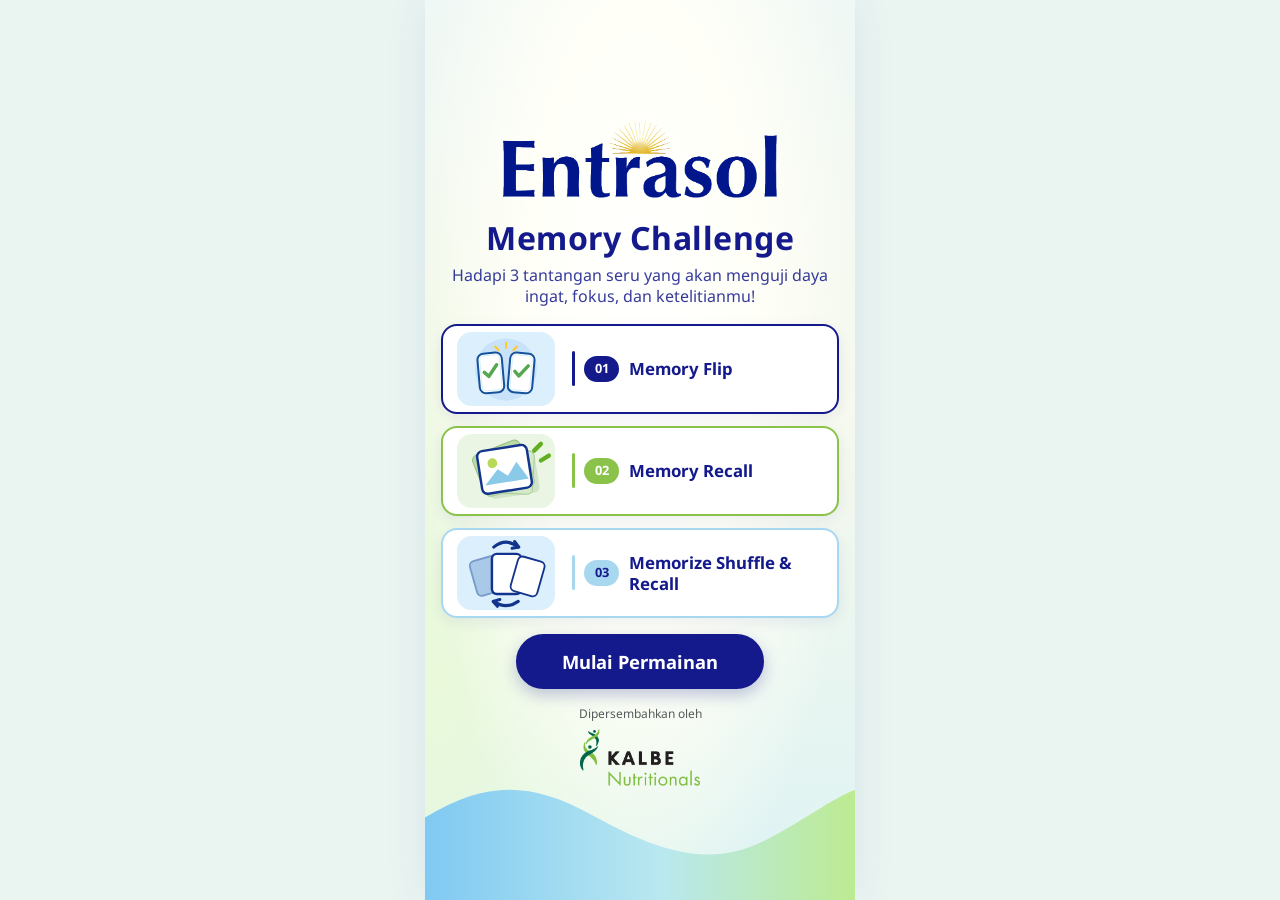
<file: index.html>
<!doctype html>
<html lang="id">
<head>
  <meta charset="UTF-8">
  <meta name="viewport" content="width=device-width, initial-scale=1.0">
  <title>Game Entrasol</title>
  <link rel="stylesheet" href="vendor/bootstrap/bootstrap.min.css">
  <link rel="stylesheet" href="css/style.css">
</head>
<body>
  <main class="home-hero">


    <div class="hero-content">

      <img src="assets/entrasol-text-blue.png" alt="Logo Entrasol" class="brand-logo">

      <h1 class="game-title">Memory Challenge</h1>
      <p class="game-subtitle">Hadapi 3 tantangan seru yang akan menguji daya ingat, fokus, dan ketelitianmu!</p>

      <ul class="game-list list-unstyled">
        <li class="game-item game-item--flip">
          <img class="game-item__icon" src="assets/icon-game-1.svg" alt="Ikon Memory Flip">
          <span class="game-item__sep game-item__sep--flip" aria-hidden="true"></span>
          <span class="game-item__num game-item__num--flip">01</span>
          <span class="game-item__name">Memory Flip</span>
        </li>
        <li class="game-item game-item--recall">
          <img class="game-item__icon" src="assets/icon-game-2.svg" alt="Ikon Memory Recall">
          <span class="game-item__sep game-item__sep--recall" aria-hidden="true"></span>
          <span class="game-item__num game-item__num--recall">02</span>
          <span class="game-item__name">Memory Recall</span>
        </li>
        <li class="game-item game-item--memorize">
          <img class="game-item__icon" src="assets/icon-game-3.svg" alt="Ikon Memorize, Shuffle & Recall">
          <span class="game-item__sep game-item__sep--memorize" aria-hidden="true"></span>
          <span class="game-item__num game-item__num--memorize">03</span>
          <span class="game-item__name">Memorize Shuffle &amp; Recall</span>
        </li>
      </ul>

      <button type="button" id="startBtn" class="btn btn-entrasol hero-start">Mulai Permainan</button>

      <div class="hero-footer">
        <small class="hero-footer__label">Dipersembahkan oleh</small>
        <img src="assets/logo-kalbe.png" alt="Logo Kalbe Nutritionals" class="footer-logo">
      </div>

    </div>
  </main>

  <script src="vendor/bootstrap/bootstrap.bundle.min.js"></script>
  <script src="js/storage.js"></script>
  <script>
  (function () {
    var btn = document.getElementById('startBtn');

    btn.addEventListener('click', function () {
      var done = isSessionDone();
      var doneInThisTab = isSessionDoneInCurrentTab();

      // Sesi sudah selesai di tab yang sama: arahkan ke scan ulang.
      if (done && doneInThisTab) {
        window.location.href = 'scan-ulang.html';
        return;
      }

      // Sesi sudah selesai, tetapi dibuka di tab baru:
      // bersihkan seluruh skor dan progres untuk sesi baru.
      if (done && !doneInThisTab) {
        resetScore();
        clearSessionDone();
        clearResultSnapshot();
      }

      // Jika sesi belum selesai, lanjutkan progres yang tersimpan.
      window.location.href = 'game-1/index.html';
    });
  })();
</script>
</body>
</html>
</file>
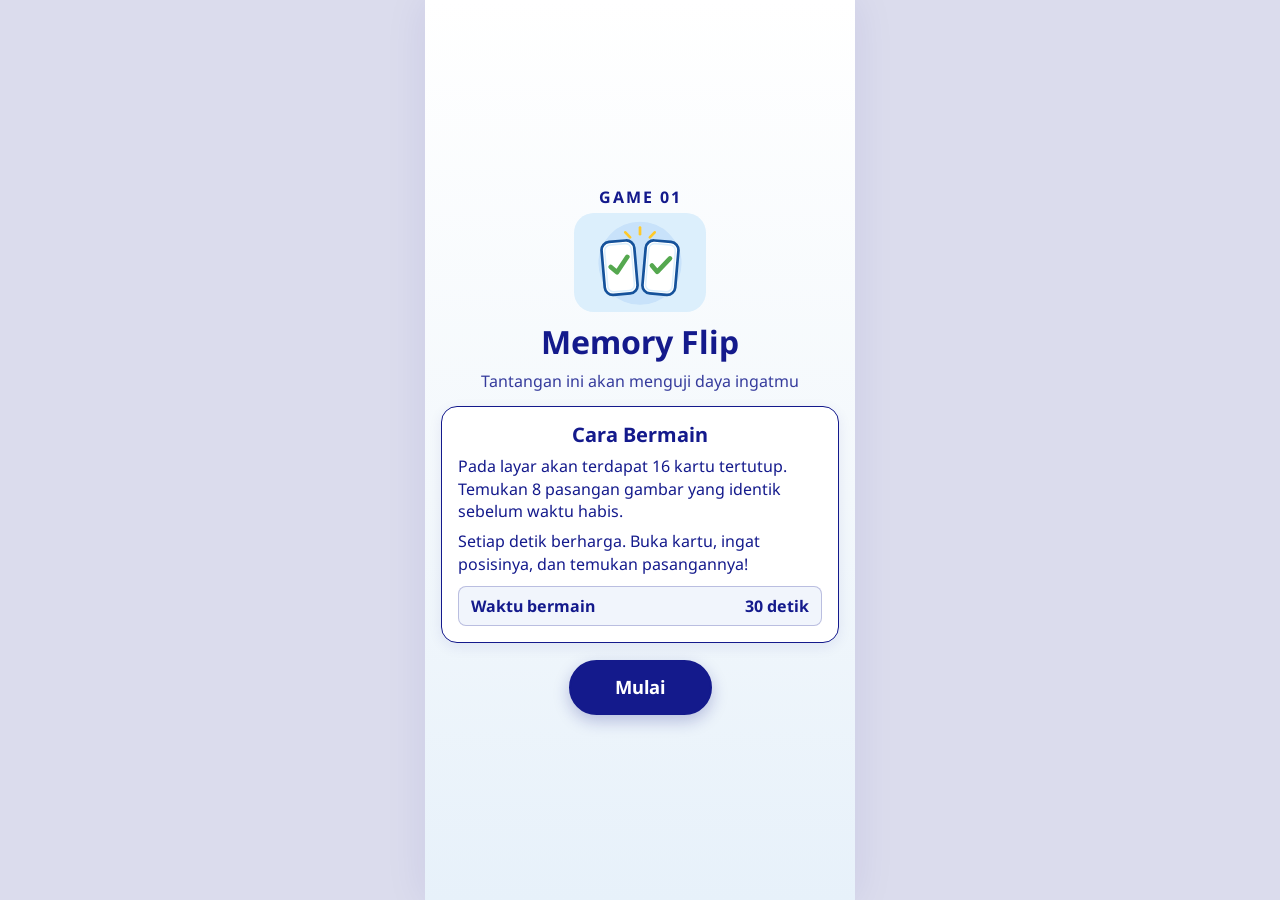
<file: game-1/index.html>
﻿<!doctype html>
<html lang="id">
<head>
  <meta charset="UTF-8">
  <meta name="viewport" content="width=device-width, initial-scale=1.0">
  <title>Memory Flip - Game Entrasol</title>
  <link rel="stylesheet" href="../vendor/bootstrap/bootstrap.min.css">
  <link rel="stylesheet" href="../css/style.css">
</head>
<body class="flip-body">
  <main class="flip-page">

    <section id="introScreen" class="flip-intro">
      <p class="flip-eyebrow">GAME 01</p>
      <img class="flip-icon" src="../assets/icon-game-1.svg" alt="Ikon game Memory Flip">
      <h1 class="flip-title">Memory Flip</h1>
      <p class="flip-subtitle">Tantangan ini akan menguji daya ingatmu</p>
      <div class="flip-instruction">
        <h2 class="flip-instruction__title">Cara Bermain</h2>
        <p>Pada layar akan terdapat 16 kartu tertutup. Temukan 8 pasangan gambar yang identik sebelum waktu habis.</p>
        <p>Setiap detik berharga. Buka kartu, ingat posisinya, dan temukan pasangannya!</p>
        <div class="alert flip-time-alert d-flex justify-content-between" role="note">
          <span>Waktu bermain</span>
          <span>30 detik</span></div>
      </div>
      <button type="button" id="startBtn" class="btn btn-entrasol">Mulai</button>
    </section>

    <section id="countdownScreen" class="flip-countdown" hidden>
      <p class="flip-countdown__label">Bersiap...</p>
      <div id="countdownNumber" class="flip-countdown__number" role="status" aria-live="assertive">3</div>
    </section>

    
<section id="gameScreen" class="flip-game" hidden>

  <div class="flip-game-header">

    <!-- Bagian atas: ikon dan judul -->
    <div class="flip-game-header__top">
      <img
        class="flip-icon flip-icon--game"
        src="../assets/icon-game-1.svg"
        alt="Ikon game Memory Flip"
      >
      <h2 class="flip-game-title">Memory Flip</h2>
    </div>

    <!-- Bagian bawah: waktu, poin, dan progress -->
    <div class="flip-game-header__bottom">

      <div class="flip-hud">
        <span id="timerBox" class="flip-timer">
          <img
            class="flip-timer__icon"
            src="../assets/clock.svg"
            alt=""
            aria-hidden="true"
          >
          <span id="timerText" aria-live="off">30</span>
        </span>

        <span class="flip-score">
          Poin : <span id="scoreText"> 0</span>
        </span>
      </div>

      <div
        class="progress flip-progress"
        role="progressbar"
        aria-label="Sisa waktu"
        aria-valuemin="0"
        aria-valuemax="30"
        aria-valuenow="30"
      >
        <div id="timerBar" class="progress-bar"></div>
      </div>

    </div>
  </div>

  <div id="board" class="flip-board"></div>

</section>


    <section id="resultScreen" class="flip-result" hidden>
      <img class="flip-icon flip-icon--result" src="../assets/icon-game-1.svg" alt="Ikon game Memory Flip">
      <h2 class="flip-result__title">Memory Flip</h2>
      <p class="flip-result__score">
        <span id="resultScore" class="flip-result__number">0</span>
        <span class="flip-result__unit">poin</span>
        <span class="flip-result__max">dari 40</span>
      </p>
      <button type="button" id="continueBtn" class="btn btn-entrasol">Lanjutkan</button>
    </section>

  </main>

  <script src="../vendor/bootstrap/bootstrap.bundle.min.js"></script>
  <script src="../js/storage.js"></script>
  <script src="../js/app.js"></script>
  <script src="game.js"></script>
</body>
</html>
</file>
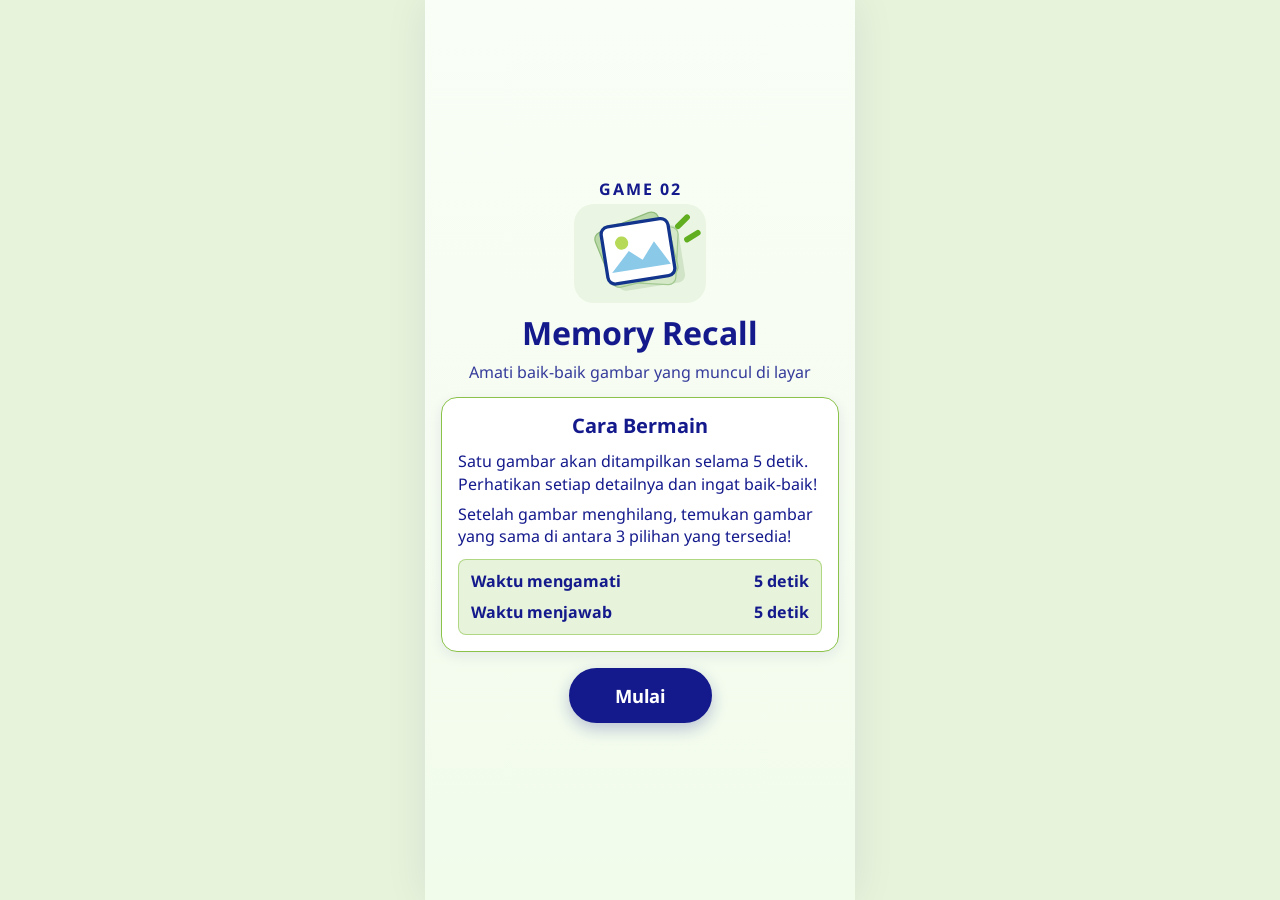
<file: game-2/index.html>
<!doctype html>
<html lang="id">
<head>
  <meta charset="UTF-8">
  <meta name="viewport" content="width=device-width, initial-scale=1.0">
  <title>Memory Recall - Game Entrasol</title>
  <link rel="stylesheet" href="../vendor/bootstrap/bootstrap.min.css">
  <link rel="stylesheet" href="../css/style.css">
</head>
<body class="recall-body">
  <main class="recall-page">

    <section id="introScreen" class="recall-intro">
      <p class="recall-eyebrow">GAME 02</p>
      <img class="recall-icon" src="../assets/icon-game-2.svg" alt="Ikon game Memory Recall">
      <h1 class="recall-title">Memory Recall</h1>
      <p class="recall-subtitle">Amati baik-baik gambar yang muncul di layar</p>
      <div class="recall-instruction">
        <h2 class="recall-instruction__title">Cara Bermain</h2>
        <p>Satu gambar akan ditampilkan selama 5 detik. Perhatikan setiap detailnya dan ingat baik-baik!</p>
        <p>Setelah gambar menghilang, temukan gambar yang sama di antara 3 pilihan yang tersedia!</p>
        <div class="recall-time-alert gap-2" role="note">
          <div class="d-flex justify-content-between">
            <span>Waktu mengamati</span>
            <span>5 detik</span>
          </div>
          <div class="d-flex justify-content-between">
            <span>Waktu menjawab</span> 
            <span>5 detik</span>
          </div>
        </div>
      </div>
      <button type="button" id="startBtn" class="btn btn-entrasol">Mulai</button>
    </section>

    <section id="countdownScreen" class="recall-countdown" hidden>
      <p class="recall-countdown__label">Bersiap...</p>
      <div id="countdownNumber" class="recall-countdown__number" role="status" aria-live="assertive">3</div>
    </section>

    
<section id="gameScreen" class="recall-game" hidden>
  <div class="recall-game-header">
    <div class="recall-game-header__top">
      <img
        class="recall-top-icon"
        src="../assets/icon-game-2.svg"
        alt="Ikon game Memory Recall"
      >
      <h2 class="recall-game-title">Memory Recall</h2>
      <span id="phaseBadge" class="recall-badge" hidden></span>
    </div>

    <div class="recall-game-header__bottom">
      <span id="timerBox" class="recall-timer">
        <img
          class="recall-timer__icon"
          src="../assets/clock.svg"
          alt=""
          aria-hidden="true"
        >
        <span id="timerText" aria-live="off">5</span>
      </span>

      <div
        class="progress recall-progress"
        role="progressbar"
        aria-label="Sisa waktu"
        aria-valuemin="0"
        aria-valuemax="5"
        aria-valuenow="5"
      >
        <div id="timerBar" class="progress-bar"></div>
      </div>
    </div>
  </div>

  <p id="prompt" class="recall-prompt">Perhatikan gambar berikut!</p>
  <div id="stage" class="recall-stage"></div>
</section>


    <section id="resultScreen" class="recall-result" hidden>
      <img class="recall-top-icon" src="../assets/icon-game-2.svg" alt="Ikon game Memory Recall">
      <h2 class="recall-result__title">Memory Recall</h2>
      <img id="resultIcon" class="recall-result__icon" src="assets/checked.png" alt="Jawaban benar">
      <div id="resultChoice" class="recall-result__choice recall-result__choice--empty" role="img" aria-label="Tidak ada gambar yang dipilih"></div>
      <p class="recall-result__score">
        <span id="resultScore" class="recall-result__number">0</span>
        <span class="recall-result__unit">poin</span>
        <span class="recall-result__max">dari 30</span>
      </p>
      <button type="button" id="continueBtn" class="btn btn-entrasol">Lanjutkan</button>
    </section>

  </main>

  <script src="../vendor/bootstrap/bootstrap.bundle.min.js"></script>
  <script src="../js/storage.js"></script>
  <script src="../js/app.js"></script>
  <script src="game.js"></script>
</body>
</html>
</file>
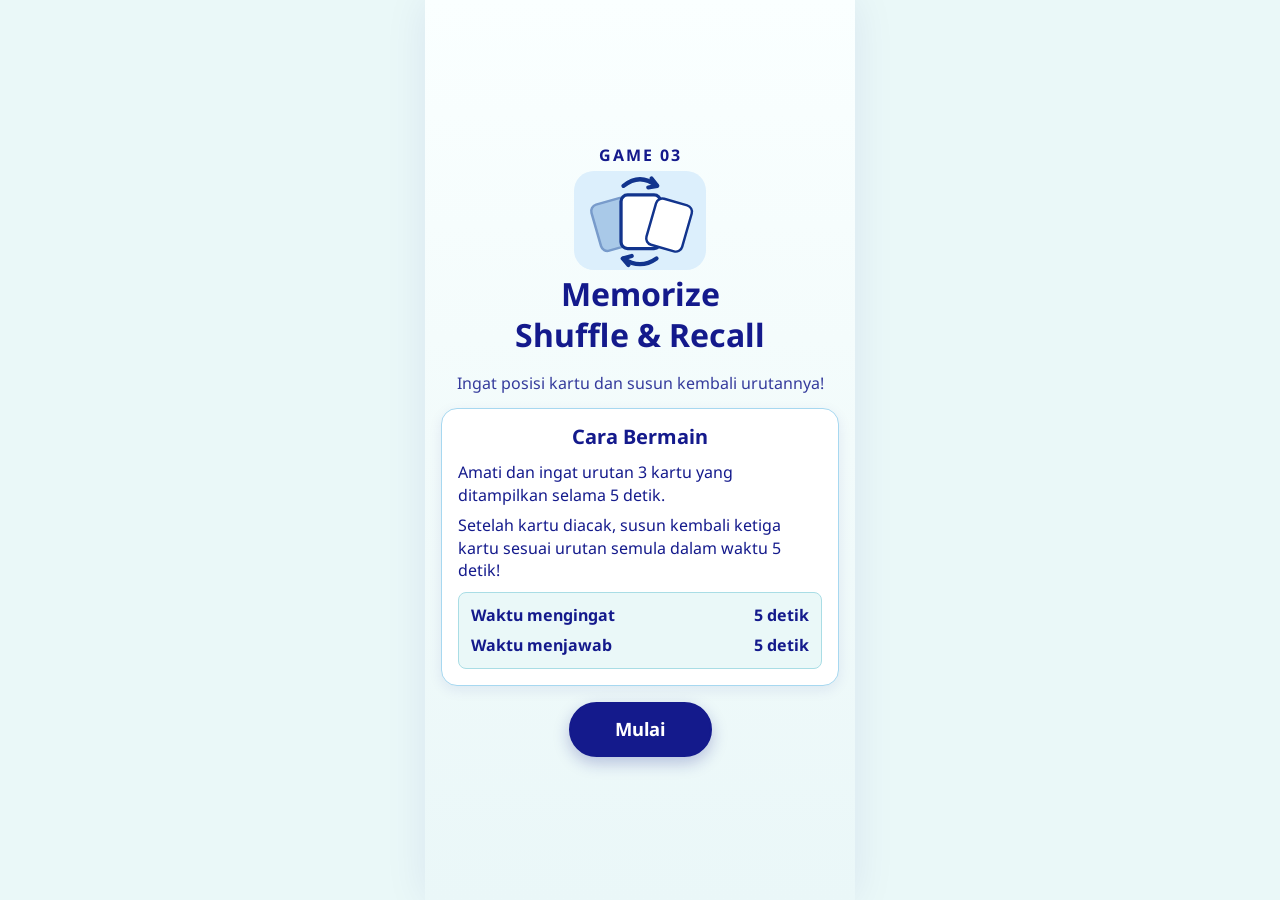
<file: game-3/index.html>
<!doctype html>
<html lang="id">
<head>
  <meta charset="UTF-8">
  <meta name="viewport" content="width=device-width, initial-scale=1.0">
  <title>Memory Shuffle &amp; Recall - Game Entrasol</title>
  <link rel="stylesheet" href="../vendor/bootstrap/bootstrap.min.css">
  <link rel="stylesheet" href="../css/style.css">
</head>
<body class="shuffle-body">
  <main class="shuffle-page">

    <section id="introScreen" class="shuffle-intro">
      <p class="shuffle-eyebrow">GAME 03</p>
      <img class="shuffle-icon" src="../assets/icon-game-3.svg" alt="Ikon game Memory Shuffle &amp; Recall">
      <h1 class="shuffle-title"><p>Memorize</p> <p>Shuffle &amp; Recall</p></h1>
      <p class="shuffle-subtitle">Ingat posisi kartu dan susun kembali urutannya!</p>
      <div class="shuffle-instruction">
        <h2 class="shuffle-instruction__title">Cara Bermain</h2>
        <p>Amati dan ingat urutan 3 kartu yang ditampilkan selama 5 detik.</p>
        <p>Setelah kartu diacak, susun kembali ketiga kartu sesuai urutan semula dalam waktu 5 detik!</p>
        <div class="shuffle-time-alert gap-2" role="note">
          <div class="d-flex justify-content-between">
            <span>Waktu mengingat</span>
            <span>5 detik</span>
          </div>
          <div class="d-flex justify-content-between">
            <span>Waktu menjawab</span>
            <span>5 detik</span>
          </div>
        </div>
      </div>
      <button type="button" id="startBtn" class="btn btn-entrasol">Mulai</button>
    </section>

    <section id="countdownScreen" class="shuffle-countdown" hidden>
      <p class="shuffle-countdown__label">Bersiap...</p>
      <div id="countdownNumber" class="shuffle-countdown__number" role="status" aria-live="assertive">3</div>
    </section>

    
<section id="gameScreen" class="shuffle-game" hidden>

  <div class="shuffle-game-header">
    <div class="shuffle-game-header__top">
      <img
        class="shuffle-screen-icon"
        src="../assets/icon-game-3.svg"
        alt="Ikon game Memory Shuffle &amp; Recall"
      >
      <h2 class="shuffle-game-title">Memorize<br> Shuffle &amp; Recall</h2>

      <!-- Tetap ada karena masih digunakan game.js -->
      <span id="phaseBadge" class="shuffle-badge" hidden></span>
    </div>

    <div class="shuffle-game-header__bottom">
      <span id="timerBox" class="shuffle-timer">
        <img
          class="shuffle-timer__icon"
          src="../assets/clock.svg"
          alt=""
          aria-hidden="true"
        >
        <span id="timerText" aria-live="off">5</span>
      </span>

      <div
        class="progress shuffle-progress"
        role="progressbar"
        aria-label="Sisa waktu"
        aria-valuemin="0"
        aria-valuemax="5"
        aria-valuenow="5"
      >
        <div id="timerBar" class="progress-bar"></div>
      </div>
    </div>
  </div>

  <div id="slots" class="shuffle-slots" hidden></div>

  <p id="prompt" class="shuffle-prompt">
    Perhatikan urutan gambar berikut!
  </p>

  <div id="cards" class="shuffle-cards"></div>

</section>


    <section id="resultScreen" class="shuffle-result" hidden>
      <img class="shuffle-screen-icon" src="../assets/icon-game-3.svg" alt="Ikon game Memory Shuffle &amp; Recall">
      <h2 class="shuffle-result__title">Memorize Shuffle &amp; Recall</h2>
      <div id="resultSlots" class="shuffle-result__slots"></div>
      <p class="shuffle-result__score">
        <span id="resultScore" class="shuffle-result__number">0</span>
        <span class="shuffle-result__unit">poin</span>
        <span class="shuffle-result__max">dari 30</span>
      </p>
      <button type="button" id="continueBtn" class="btn btn-entrasol">Lihat Hasil</button>
    </section>

  </main>

  <script src="../vendor/bootstrap/bootstrap.bundle.min.js"></script>
  <script src="../js/storage.js"></script>
  <script src="../js/app.js"></script>
  <script src="game.js"></script>
</body>
</html>
</file>
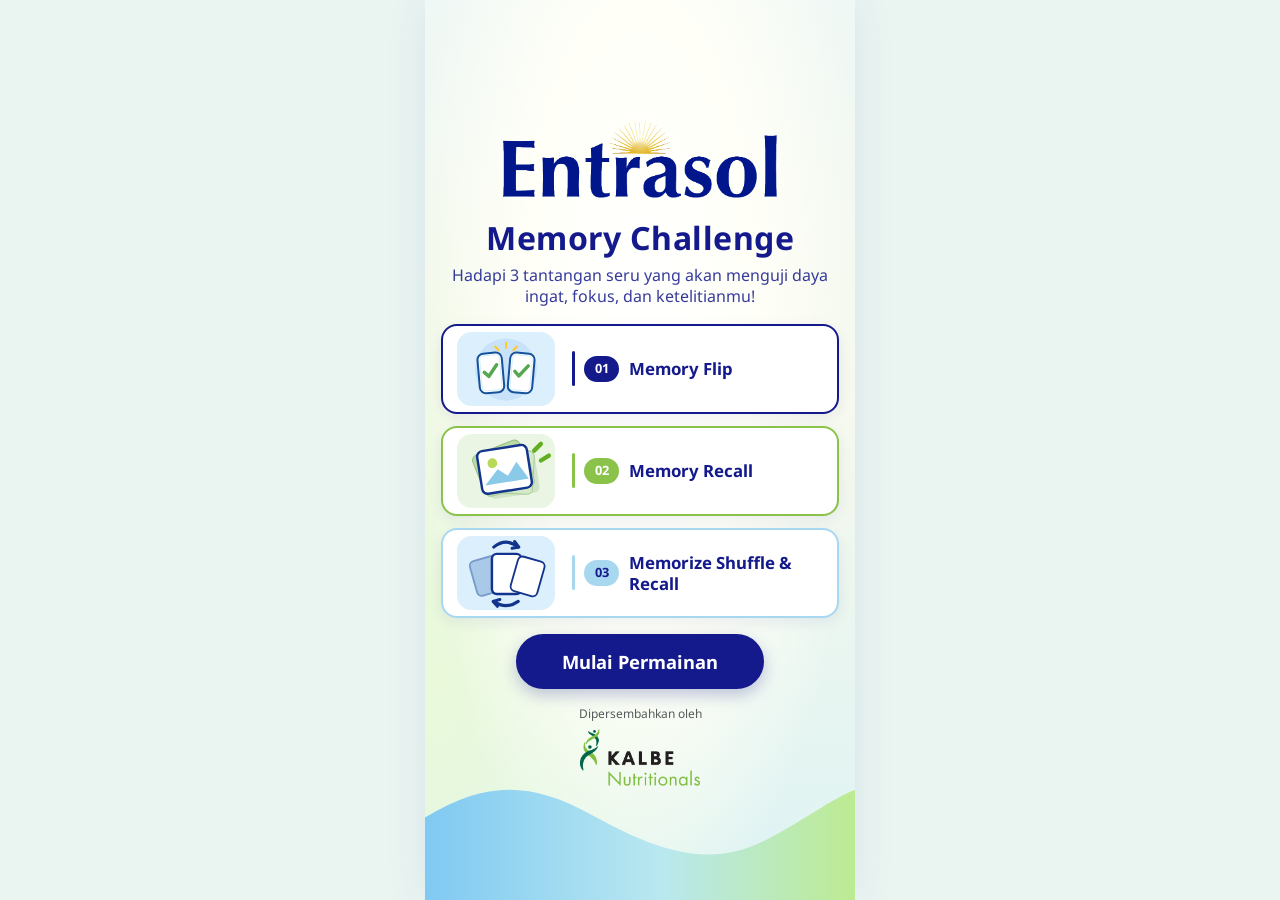
<file: result.html>
<!doctype html>
<html lang="id">
<head>
  <meta charset="UTF-8">
  <meta name="viewport" content="width=device-width, initial-scale=1.0">
  <title>Hasil - Game Entrasol</title>
  <link rel="stylesheet" href="vendor/bootstrap/bootstrap.min.css">
  <link rel="stylesheet" href="css/style.css">
</head>
<body>
  <main class="result-page">
    <div class="result-confetti" id="resultConfetti" aria-hidden="true"></div>

    <div class="result-content">
      <img id="resultIcon" class="result-icon" src="assets/cancel.png" alt="">
      <h1 id="resultTitle" class="result-title"></h1>
      <p id="resultSubtitle" class="result-subtitle" role="status"></p>

      <ul class="result-list game-list list-unstyled">
        <li class="game-item game-item--flip result-item">
          <img class="game-item__icon" src="assets/icon-game-1.svg" alt="Ikon Memory Flip">
          <span class="game-item__sep game-item__sep--flip" aria-hidden="true"></span>
          <span class="result-item__name">Memory Flip</span>
          <span class="result-item__status" id="statusFlip" aria-label="Status"></span>
          <span class="result-item__score" id="scoreFlip">0</span>
        </li>
        <li class="game-item game-item--recall result-item">
          <img class="game-item__icon" src="assets/icon-game-2.svg" alt="Ikon Memory Recall">
          <span class="game-item__sep game-item__sep--recall" aria-hidden="true"></span>
          <span class="result-item__name">Memory Recall</span>
          <span class="result-item__status" id="statusRecall" aria-label="Status"></span>
          <span class="result-item__score" id="scoreRecall">0</span>
        </li>
        <li class="game-item game-item--memorize result-item">
          <img class="game-item__icon" src="assets/icon-game-3.svg" alt="Ikon Memorize, Shuffle & Recall">
          <span class="game-item__sep game-item__sep--memorize" aria-hidden="true"></span>
          <span class="result-item__name">Memorize Shuffle &amp; Recall</span>
          <span class="result-item__status" id="statusMemorize" aria-label="Status"></span>
          <span class="result-item__score" id="scoreMemorize">0</span>
        </li>
      </ul>

      <p class="result-total__label">Total poin</p>
      <p class="result-total__value" id="scoreTotal">0</p>

      <div class="result-footer">
        <p class="result-thanks">Terimakasih telah berpartisipasi</p>
        <img src="assets/entrasol-text-blue.png" alt="Logo Entrasol" class="result-logo">
      </div>
    </div>
  </main>

  <script src="vendor/bootstrap/bootstrap.bundle.min.js"></script>
  <script src="js/storage.js"></script>
  <script src="js/app.js"></script>
</body>
</html>
</file>
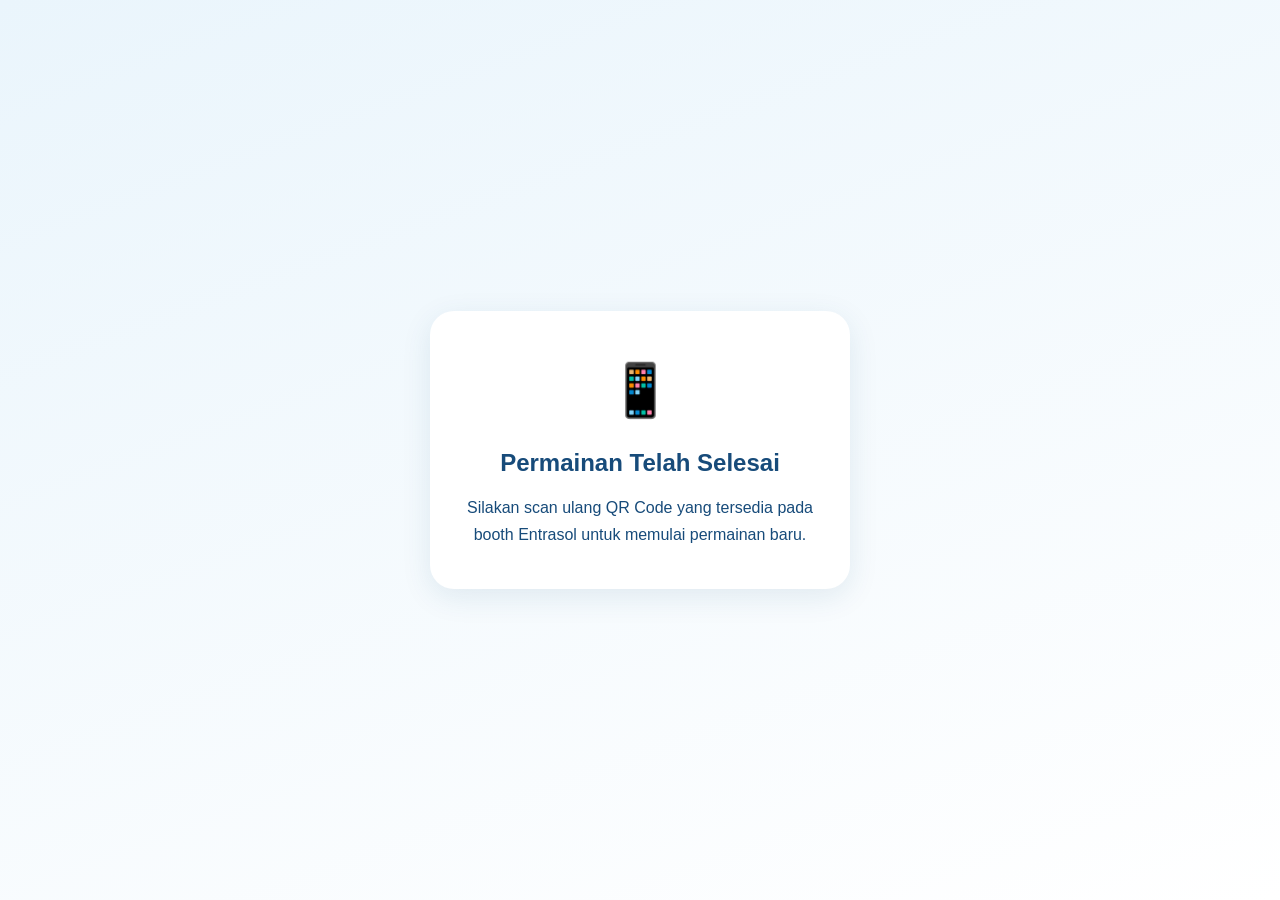
<file: scan-ulang.html>
<!doctype html>
<html lang="id">
<head>
  <meta charset="UTF-8">
  <meta name="viewport" content="width=device-width, initial-scale=1.0">
  <title>Scan Ulang QR Code - Entrasol</title>

  <link rel="stylesheet" href="vendor/bootstrap/bootstrap.min.css">

  <style>
    * {
      box-sizing: border-box;
    }

    body {
      margin: 0;
      min-height: 100vh;
      display: flex;
      align-items: center;
      justify-content: center;
      padding: 24px;
      background: linear-gradient(160deg, #EAF5FC, #FFFFFF);
      font-family: "Noto Sans", sans-serif;
      text-align: center;
      color: #174B7A;
    }

    .message-card {
      width: 100%;
      max-width: 420px;
      padding: 40px 28px;
      background: #FFFFFF;
      border-radius: 24px;
      box-shadow: 0 8px 30px rgba(23, 75, 122, 0.10);
    }

    .message-icon {
      font-size: 52px;
      margin-bottom: 20px;
    }

    h1 {
      font-size: 24px;
      font-weight: 700;
      margin-bottom: 16px;
    }

    p {
      font-size: 16px;
      line-height: 1.7;
      margin: 0;
    }
  </style>
</head>

<body>
  <main class="message-card">
    <div class="message-icon">📱</div>

    <h1>Permainan Telah Selesai</h1>

    <p>
      Silakan scan ulang QR Code yang tersedia pada booth Entrasol
      untuk memulai permainan baru.
    </p>
  </main>
</body>
</html>
</file>
<file: css/style.css>
/* Entrasol Game - style.css */

@font-face {
  font-family: 'Noto Sans';
  src: url('../fonts/NotoSans-Regular.woff2') format('woff2');
  font-weight: 400;
  font-style: normal;
  font-display: swap;
}

@font-face {
  font-family: 'Noto Sans';
  src: url('../fonts/NotoSans-Bold.woff2') format('woff2');
  font-weight: 700;
  font-style: normal;
  font-display: swap;
}

:root {
  --entrasol-white: #FFFFFF;
  --entrasol-green: #8BC34A;
  --entrasol-blue-light: #A7D8F0;
  --entrasol-blue-dark: #141A8C;
  --entrasol-gold: #E8B339;
  --body-bg: #EAF5F2;
  --app-max-width: 430px;
}

html, body { height: 100%; }

body {
  font-family: 'Noto Sans', system-ui, -apple-system, 'Segoe UI', sans-serif;
  color: var(--entrasol-blue-dark);
  background-color: var(--body-bg);
  font-size: 16px;
}

/* Container tampilan mobile: lebar maksimum 430px, tetap terlihat seperti mobile di desktop */
.home-hero {
  position: relative;
  overflow: hidden;
  width: 100%;
  max-width: var(--app-max-width);
  margin: 0 auto;
  min-height: 100vh;
  min-height: 100svh;
  display: flex;
  flex-direction: column;
  background:
    radial-gradient(ellipse at 50% 35%, #FFFFFF 0%, #FFFFF8 38%, transparent 75%),
    radial-gradient(ellipse at 0% 75%, #E9F9D9 0%, transparent 55%),
    linear-gradient(180deg, #F0F8F5 0%, #F5F8EC 45%, #DDF3F4 100%);
  box-shadow: 0 0 40px rgba(20, 26, 140, 0.08);
}

/* Background wave di dasar container */
.home-hero::after {
  content: '';
  position: absolute;
  left: 0;
  right: 0;
  bottom: 0;
  z-index: 0;
  pointer-events: none;
  aspect-ratio: 390 / 120;
  background: url('../assets/background-wave.svg') no-repeat bottom center / 100% 100%;
}

.hero-content { position: relative; z-index: 1; }

.brand-logo { max-width: 240px; width: 60%; height: auto; }
.footer-logo { width: 140px; max-width: 75%; height: auto; }

.game-title { font-size: 2rem; font-weight: 700; color: var(--entrasol-blue-dark); letter-spacing: 0.5px; }
.game-subtitle { font-size: 1rem; color: var(--entrasol-blue-dark); opacity: 0.85; }

.btn-entrasol {
  background-color: var(--entrasol-blue-dark);
  border: 2px solid var(--entrasol-blue-dark);
  color: var(--entrasol-white);
  font-weight: 700;
  font-size: 1.15rem;
  padding: 0.75rem 2.75rem;
  border-radius: 50rem;
  min-height: 48px;
  min-width: 48px;
  transition: transform 0.15s ease, box-shadow 0.15s ease, background-color 0.15s ease;
  box-shadow: 0 6px 16px rgba(20, 26, 140, 0.25);
}

.btn-entrasol:hover, .btn-entrasol:focus {
  background-color: #0f1570;
  border-color: #0f1570;
  color: var(--entrasol-white);
  transform: translateY(-2px);
  box-shadow: 0 10px 22px rgba(20, 26, 140, 0.35);
}

.btn-entrasol:active { transform: translateY(0); }

/* Daftar game - tiap item kartu putih: ikon (30% lebar) | separator | nomor | nama (rata kiri) */
.game-list {
  display: flex;
  flex-direction: column;
  gap: 0.75rem;
  margin: 0 auto;
  padding: 0;
}
.game-item {
  display: flex;
  align-items: center;
  gap: 0.6rem;
  height: 90px;
  padding: 0.4rem 0.75rem 0.4rem 0.4rem;
  background-color: var(--entrasol-white);
  border-radius: 1rem;
  border: 2px solid transparent;
  box-shadow: 0 4px 14px rgba(20, 26, 140, 0.08);
}
.game-item--flip { border-color: var(--entrasol-blue-dark); }
.game-item--recall { border-color: var(--entrasol-green); }
.game-item--memorize { border-color: var(--entrasol-blue-light); }
.game-item__icon {
  flex: 0 0 30%;
  width: 30%;
  align-self: stretch;
  min-height: 0;
  object-fit: contain;
}
.game-item__sep {
  flex: 0 0 auto;
  width: 3px;
  height: 2.2rem;
  border-radius: 50rem;
}
.game-item__sep--flip { background-color: var(--entrasol-blue-dark); }
.game-item__sep--recall { background-color: var(--entrasol-green); }
.game-item__sep--memorize { background-color: var(--entrasol-blue-light); }
.game-item__num {
  flex: 0 0 auto;
  display: inline-flex;
  align-items: center;
  justify-content: center;
  min-width: 2.2rem;
  height: 1.6rem;
  padding: 0 0.5rem;
  border-radius: 50rem;
  font-size: 0.8rem;
  font-weight: 700;
  color: var(--entrasol-white);
}
.game-item__num--flip { background-color: var(--entrasol-blue-dark); }
.game-item__num--recall { background-color: var(--entrasol-green); }
.game-item__num--memorize { background-color: var(--entrasol-blue-light); color: var(--entrasol-blue-dark); }
.game-item__name {
  text-align: left;
  font-weight: 700;
  color: var(--entrasol-blue-dark);
  font-size: 1.05rem;
  line-height: 1.25;
}


/* ==========================================================================
   Memory Flip (game-1) - semua kelas berprefix .flip-
   ========================================================================== */

body.flip-body { background-color: rgba(20, 26, 140, 0.15); }

.flip-page {
  position: relative;
  justify-content: flex-start;
  overflow: hidden;
  width: 100%;
  max-width: var(--app-max-width);
  margin: 0 auto;
  min-height: 100vh;
  min-height: 100svh;
  display: flex;
  flex-direction: column;
  padding: 1.5rem 1rem;
  background: linear-gradient(
  180deg,
  #FFFFFF 0%,
  #F3F8FC 55%,
  #E7F1FA 100%
);
  box-shadow: 0 0 40px rgba(20, 26, 140, 0.08);
}


.flip-intro,
.flip-game {
  position: relative;
  z-index: 1;
  display: flex;
  flex-direction: column;
  align-items: center;
  text-align: center;
  width: 100%;
}

.flip-intro[hidden],
.flip-game[hidden],
.flip-result[hidden] { display: none; }

/* Layar hitung mundur 3-2-1: overlay di depan Game_Screen (papan tertutup terlihat samar) */
.flip-countdown {
  position: absolute;
  inset: 0;
  z-index: 10;
  display: flex;
  flex-direction: column;
  align-items: center;
  justify-content: center;
  background: rgba(255, 255, 255, 0.85);
  text-align: center;
}
.flip-countdown[hidden] { display: none; }
.flip-countdown__label {
  margin: 0 0 0.5rem;
  font-size: 1.125rem;
  font-weight: 700;
  color: var(--entrasol-blue-dark);
}
.flip-countdown__number {
  font-size: 8rem;
  font-weight: 700;
  line-height: 1;
  color: var(--entrasol-blue-dark);
  animation: flip-countdown-pulse 1s ease-in-out infinite;
}
@keyframes flip-countdown-pulse {
  0%, 100% { transform: scale(1); }
  50% { transform: scale(1.08); }
}
@media (prefers-reduced-motion: reduce) {
  .flip-countdown__number { animation: none; }
}

/* Layar permainan: judul, HUD, progress bar, papan */
.flip-game {
  min-width: 0;
  min-height: 0;
  margin-top: 0;
  /*padding: 0 0.75rem 1.5rem;*/
  justify-content: flex-start;
}

.flip-game-title {
  margin: 0 0 1.5rem;
  font-size: 1.5rem;
  font-weight: 700;
  text-align: center;
  color: var(--entrasol-blue-dark);
}

.flip-eyebrow {
  margin: 0 0 0.25rem;
  font-size: 1rem;
  font-weight: 700;
  letter-spacing: 2px;
  color: var(--entrasol-blue-dark);
}

.flip-title {
  margin: 0 0 0.5rem;
  font-size: 2rem;
  font-weight: 700;
  color: var(--entrasol-blue-dark);
}

.flip-subtitle {
  margin: 0 0 1.25rem;
  font-size: 1rem;
  color: var(--entrasol-blue-dark);
  opacity: 0.85;
}

.flip-instruction {
  width: 100%;
  margin-bottom: 1.25rem;
  padding: 1rem;
  text-align: left;
  font-size: 1rem;
  line-height: 1.5;
  color: var(--entrasol-blue-dark);
  background-color: var(--entrasol-white);
  border: 1px solid var(--entrasol-blue-dark);
  border-radius: 1rem;
  box-shadow: 0 4px 14px rgba(20, 26, 140, 0.08);
}
.flip-instruction p { margin: 0 0 0.75rem; }
.flip-instruction p:last-child { margin-bottom: 0; }

.flip-icon {
  display: block;
  width: 160px;
  max-width: 60%;
  height: auto;
  margin: 0.25rem 0 1rem;
  border-radius: 1rem;
}

.flip-icon--game {
  width: 96px;
  margin: 0 0 0.5rem;
}
.flip-icon--result {
  width: 140px;
  margin: 0;
}
.flip-instruction__title {
  margin: 0 0 0.75rem;
  text-align: center;
  font-size: 1.25rem;
  font-weight: 700;
  color: var(--entrasol-blue-dark);
}

.flip-time-alert {
  width: 100%;
  margin: 1rem 0 0;
  padding: 0.75rem 1rem;
  text-align: center;
  font-size: 1rem;
  font-weight: 700;
  color: var(--entrasol-blue-dark);
  background-color: #F1F5FC;
  border: 1px solid rgba(20, 26, 140, 0.25);
  border-radius: 0.5rem;
}

/* HUD: timer + skor */
.flip-hud {
  display: flex;
  align-items: center;
  justify-content: space-between;
  width: min(100%, calc(4 * 100px + 3 * 8px));
  margin-bottom: 0.5rem;
  font-size: 1.15rem;
  font-weight: 700;
  color: var(--entrasol-blue-dark);
}

.flip-timer {
  display: inline-flex;
  align-items: center;
  justify-content: center;
  min-width: 3rem;
  min-height: 44px;
  padding: 0 0.9rem;
  font-size: 1.5rem;
  font-weight: 700;
  color: var(--entrasol-blue-dark);
  background-color: var(--entrasol-white);
  border: 2px solid var(--entrasol-blue-dark);
  border-radius: 50rem;
  transition: color 0.2s ease, border-color 0.2s ease;
}

.flip-timer { gap: 0.4rem; }
.flip-timer__icon {
  flex: 0 0 auto;
  width: 1.1em;
  height: 1.1em;
  display: block;
}

.flip-timer--warning {
  color: #D32F2F;
  border-color: #D32F2F;
}

.flip-score {
  display: flex;
  align-items: center;
  justify-content: center;
  gap: 0.5rem;
  color: #141A8C;
  background-color: #E4F3E9;
  font-weight: 700;
}

.flip-score #scoreText {
  display: inline-block;
  color: #141A8C;
}

.flip-progress {
  width: min(100%, calc(4 * 100px + 3 * 8px));
  height: 10px;
  margin-bottom: 1rem;
  background-color: rgba(20, 26, 140, 0.12);
  border-radius: 50rem;
}
.flip-progress .progress-bar {
  width: 100%;
  background-color: var(--entrasol-blue-dark);
  transition: width 1s linear, background-color 0.2s ease;
}

/* Papan 4x4 */
.flip-board {
  display: grid;
  grid-template-columns: repeat(4, minmax(0, 1fr));
  gap: 8px;
  width: min(100%, calc(4 * 100px + 3 * 8px));
  margin: 0 auto;
}

.flip-card {
  position: relative;
  display: block;
  aspect-ratio: 1 / 1;
  width: 100%;
  min-width: 44px;
  min-height: 44px;
  padding: 0;
  border: 0;
  background: none;
  border-radius: 12px;
  box-shadow: 0 3px 8px rgba(20, 26, 140, 0.18);
  perspective: 600px;
  cursor: pointer;
  -webkit-tap-highlight-color: transparent;
}

.flip-card:focus-visible {
  outline: 3px solid var(--entrasol-blue-dark);
  outline-offset: 2px;
}

.flip-card__inner {
  position: relative;
  display: block;
  width: 100%;
  height: 100%;
  border-radius: inherit;
  transform-style: preserve-3d;
  transition: transform 0.3s;
}

.flip-card.is-open .flip-card__inner { transform: rotateY(180deg); }

.flip-card__face {
  position: absolute;
  inset: 0;
  width: 100%;
  height: 100%;
  object-fit: cover;
  border-radius: inherit;
  backface-visibility: hidden;
  -webkit-backface-visibility: hidden;
  border:1px solid var(--entrasol-blue-light);
}

.flip-card__front { transform: rotateY(180deg); }

.flip-card--matched {
  box-shadow: 0 0 0 2px var(--entrasol-blue-dark),
              0 2px 10px rgba(20, 26, 140, 0.18);
}

/* Atur posisi judul dan jarak ke timer */
.flip-game .flip-game-title {
  margin-top: -0.5rem;
  margin-bottom: 2rem;
}

/* Layar hasil */
.flip-result {
  position: relative;
  z-index: 1;
  display: flex;
  flex-direction: column;
  align-items: center;
  justify-content: center;
  gap: 1rem;
  width: 100%;
  min-width: 0;
  min-height: 60vh;
  min-height: 60svh;
  padding: 2rem 1rem;
  text-align: center;
  color: var(--entrasol-blue-dark);
}
.flip-result[hidden] { display: none; }

.flip-result__title {
  margin: 0;
  font-size: 1.5rem;
  font-weight: 700;
}

.flip-result__score {
  display: flex;
  flex-direction: column;
  align-items: center;
  margin: 0;
}

.flip-result__number {
  font-size: 4.5rem;
  font-weight: 700;
  line-height: 1;
  color: var(--entrasol-blue-dark);
}

.flip-result__unit,
.flip-result__max {
  font-size: 1.125rem;
  color: var(--entrasol-blue-dark);
}

@media (min-width: 576px) {
  .flip-page { padding: 2rem 1.5rem; }
  .flip-title { font-size: 2.25rem; }
}


/* =========================================
   GAME 1 - HEADER BARU
========================================= */

.flip-game {
  min-width: 0;
  /*padding: 0 0.75rem 1.5rem;*/
}

/* Panel header keseluruhan */
.flip-game-header {
  width: min(100%, 424px);
  margin-bottom: 1rem;
  overflow: hidden;
  background: #FFFFFF;
  border-radius: 0 0 1.25rem 1.25rem;
  box-shadow: 0 6px 18px rgba(20, 26, 140, 0.08);
}

/* Bagian atas: biru tua */
.flip-game-header__top {
  display: flex;
  flex-direction: column;
  align-items: center;
  gap: 0.35rem;
  padding: 0.75rem 1rem;
  background-color: #141A8C;
}

/* Ikon game */
.flip-game-header .flip-icon--game {
  width: 82px;
  max-width: 100%;
  height: 82px;
  margin: 0;
  object-fit: contain;
  border-radius: 0.75rem;
}

/* Judul */
.flip-game-header .flip-game-title {
  margin: 0;
  font-size: 1.5rem;
  line-height: 1.3;
  font-weight: 700;
  color: #FFFFFF;
  text-align: center;
}

/* Bagian bawah: timer dan poin */
.flip-game-header__bottom {
  padding: 0.75rem 0.9rem 0.85rem;
  background-color: #FFFFFF;
}

.flip-game-header .flip-hud {
  display: flex;
  align-items: center;
  justify-content: space-between;
  gap: 0.75rem;
  width: 100%;
  margin: 0 0 0.65rem;
}

/* Timer */
.flip-game-header .flip-timer {
  flex: 1;
  min-width: 0;
  min-height: 48px;
  padding: 0.35rem 0.5rem;
  gap: 0.4rem;
  font-size: 1.25rem;
  color: #141A8C;
  background-color: #FFFFFF;
  border: 1.5px solid #DCE8F5;
  border-radius: 0.85rem;
}

/* Ikon timer */
.flip-game-header .flip-timer__icon {
  width: 1.25em;
  height: 1.25em;
}

/* Poin */
.flip-game-header .flip-score {
  flex: 1;
  display: flex;
  align-items: center;
  justify-content: center;
  min-height: 48px;
  padding: 0.35rem 0.5rem;
  font-size: 1.1rem;
  font-weight: 700;
  color: #141A8C;
  background-color: #E5F5E9;
  border-radius: 0.85rem;
  white-space: nowrap;
}

/* Progress bar */
.flip-game-header .flip-progress {
  width: 100%;
  height: 8px;
  margin: 0;
  background-color: #E7EDEF;
  border-radius: 50rem;
}

.flip-game-header .flip-progress .progress-bar {
  background-color: #141A8C;
}


/* Game 1: gameplay selalu mulai dari atas */

.flip-game {
  margin-top: 0;
}


/* ==========================================================================
   Memory Recall (game-2) - semua kelas berprefix .recall- (tema hijau muda)
   ========================================================================== */

body.recall-body { background-color: rgba(139, 195, 74, 0.2); }

.recall-page {
  position: relative;
  justify-content: flex-start;
  overflow: hidden;
  width: 100%;
  max-width: var(--app-max-width);
  margin: 0 auto;
  min-height: 100vh;
  min-height: 100svh;
  display: flex;
  flex-direction: column;
  padding: 1.5rem 1rem;
  background: linear-gradient(180deg,#F9FFF6 0%,#F6FCF1 50%,#F1FCEB 100%);
  box-shadow: 0 0 40px rgba(20, 26, 140, 0.08);
}

.recall-intro,
.recall-game,
.recall-result {
  position: relative;
  z-index: 1;
  display: flex;
  flex-direction: column;
  align-items: center;
  text-align: center;
  width: 100%;
  min-width: 0;
  color: var(--entrasol-blue-dark);
}

.recall-intro[hidden],
.recall-game[hidden],
.recall-result[hidden],
.recall-countdown[hidden] { display: none; }

/* Intro */
.recall-eyebrow {
  margin: 0 0 0.25rem;
  font-size: 1rem;
  font-weight: 700;
  letter-spacing: 2px;
  color: var(--entrasol-blue-dark);
}

.recall-icon {
  display: block;
  width: 160px;
  max-width: 60%;
  height: auto;
  margin: 0.25rem 0 1rem;
  border-radius: 1rem;
}

.recall-title {
  margin: 0 0 0.5rem;
  font-size: 2rem;
  font-weight: 700;
  color: var(--entrasol-blue-dark);
}

.recall-subtitle {
  margin: 0 0 1.25rem;
  font-size: 1rem;
  color: var(--entrasol-blue-dark);
  opacity: 0.85;
}

.recall-instruction {
  width: 100%;
  margin-bottom: 1.25rem;
  padding: 1rem;
  text-align: left;
  font-size: 1rem;
  line-height: 1.5;
  color: var(--entrasol-blue-dark);
  background-color: var(--entrasol-white);
  border: 1px solid var(--entrasol-green);
  border-radius: 1rem;
  box-shadow: 0 4px 14px rgba(20, 26, 140, 0.08);
}
.recall-instruction p { margin: 0 0 0.75rem; }
.recall-instruction p:last-child { margin-bottom: 0; }

.recall-instruction__title {
  margin: 0 0 0.75rem;
  text-align: center;
  font-size: 1.25rem;
  font-weight: 700;
  color: var(--entrasol-blue-dark);
}

.recall-time-alert {
  display: flex;
  flex-direction: column;
  gap: 0.25rem;
  width: 100%;
  margin: 1rem 0 0;
  padding: 0.75rem 1rem;
  text-align: center;
  font-size: 1rem;
  font-weight: 700;
  color: var(--entrasol-blue-dark);
  background-color: rgba(139, 195, 74, 0.2);
  border: 1px solid rgba(139, 195, 74, 0.6);
  border-radius: 0.5rem;
}

/* Countdown 3-2-1: overlay di depan Game_Screen */
.recall-countdown {
  position: absolute;
  inset: 0;
  z-index: 10;
  display: flex;
  flex-direction: column;
  align-items: center;
  justify-content: center;
  background: rgba(255, 255, 255, 0.85);
  text-align: center;
}
.recall-countdown__label {
  margin: 0 0 0.5rem;
  font-size: 1.125rem;
  font-weight: 700;
  color: var(--entrasol-blue-dark);
}
.recall-countdown__number {
  font-size: 8rem;
  font-weight: 700;
  line-height: 1;
  color: var(--entrasol-blue-dark);
  animation: recall-countdown-pulse 1s ease-in-out infinite;
}
@keyframes recall-countdown-pulse {
  0%, 100% { transform: scale(1); }
  50% { transform: scale(1.08); }
}
@media (prefers-reduced-motion: reduce) {
  .recall-countdown__number { animation: none; }
}

/* Game */
.recall-game {
  --recall-img: min(calc(50% - 8px), 280px);
  --recall-opt: min(55%, 190px);
  display: flex;
  flex: 0 0 auto;
  flex-direction: column;
  align-items: center;
  justify-content: flex-start;
  align-self: stretch;
  gap: 0.5rem;
  padding: 0 0 1.5rem;
}

/* Ikon game di bagian paling atas layar permainan dan hasil */
.recall-top-icon {
  display: block;
  width: auto;
  height: 96px;
  max-width: 40%;
  margin: 0 auto;
  object-fit: contain;
}

.recall-game-title {
  margin: 0;
  font-size: 1.5rem;
  font-weight: 700;
  color: var(--entrasol-blue-dark);
}

.recall-badge {
  display: inline-block;
  padding: 0.25rem 1rem;
  font-size: 1rem;
  font-weight: 700;
  border-radius: 50rem;
}
.recall-badge--memorize {
  color: var(--entrasol-blue-dark);
  background-color: var(--entrasol-blue-light);
}
.recall-badge--answer {
  color: var(--entrasol-white);
  background-color: var(--entrasol-blue-dark);
}

.recall-timer {
  display: inline-flex;
  align-items: center;
  justify-content: center;
  min-width: 3rem;
  min-height: 44px;
  padding: 0 0.9rem;
  font-size: 1.5rem;
  font-weight: 700;
  color: var(--entrasol-blue-dark);
  background-color: var(--entrasol-white);
  border: 2px solid var(--entrasol-blue-dark);
  border-radius: 50rem;
  transition: color 0.2s ease, border-color 0.2s ease;
}
.recall-timer__icon {
  display: block;
  flex: 0 0 auto;
  width: 1em;
  height: 1em;
  margin-right: 0.4em;
  object-fit: contain;
}
.recall-timer--warning {
  color: #D32F2F;
  border-color: #D32F2F;
}

.recall-progress {
  width: 100%;
  height: 8px;
  margin: 0;
  background-color: rgba(139, 195, 74, 0.25);
  border-radius: 50rem;
}
.recall-progress .progress-bar {
  background-color: var(--entrasol-blue-dark);
  transition: width 1s linear, background-color 0.2s ease;
}

.recall-prompt {
  margin: 0;
  font-size: 1rem;
  font-weight: 700;
  color: var(--entrasol-blue-dark);
}


/* Gambar */
.recall-stage {
  display: flex;
  flex-direction: column;
  align-items: center;
  width: 100%;
}

.recall-frame,
.recall-option {
  display: block;
  box-sizing: border-box;
  width: var(--recall-img);
  min-width: 44px;
  min-height: 44px;
  aspect-ratio: 1 / 1;
  margin: 4px;
  padding: 0;
  overflow: hidden;
  background-color: var(--entrasol-white);
  border: 3px solid var(--entrasol-green);
  border-radius: 12px;
  box-shadow: 0 3px 8px rgba(20, 26, 140, 0.18);
}
.recall-frame--empty { background-color: rgba(255, 255, 255, 0.6); }

.recall-option {
  display: block;
  box-sizing: border-box;
  width: min(34vw, 125px);
  min-width: 44px;
  min-height: 44px;
  aspect-ratio: 1 / 1;
  margin: 3px;
  padding: 0;
  overflow: hidden;
  background-color: var(--entrasol-white);
  border: 3px solid var(--entrasol-green);
  border-radius: 12px;
  box-shadow: 0 3px 8px rgba(20, 26, 140, 0.18);
  cursor: pointer;
  -webkit-tap-highlight-color: transparent;
}
.recall-option:focus-visible {
  outline: 3px solid var(--entrasol-blue-dark);
  outline-offset: 2px;
}

.recall-img {
  display: block;
  width: 100%;
  height: 100%;
  object-fit: cover;
}

.recall-pyramid {
  display: flex;
  flex-direction: column;
  align-items: center;
  width: 100%;
}
.recall-row {
  display: flex;
  justify-content: center;
  align-items: center;
  width: 100%;
}


/* =================================
   MEMORY RECALL - GAME HEADER
================================= */

.recall-game-header {
  width: 100%;
  overflow: hidden;
  background-color: #FFFFFF;
  border-radius: 0 0 1.5rem 1.5rem;
  box-shadow: 0 8px 24px rgba(20, 26, 140, 0.08);
  margin-bottom: 1.5rem;
}

.recall-game-header__top {
  display: flex;
  flex-direction: column;
  align-items: center;
  gap: 0.35rem;
  padding: 0.75rem 1rem;
  background-color: #141A8C;
}

.recall-game-header .recall-top-icon {
  display: block;
  width: 76px;
  height: 76px;
  object-fit: contain;
  margin: 0;
}

.recall-game-header .recall-game-title {
  margin: 0;
  color: #FFFFFF;
  font-size: 1.5rem;
  font-weight: 700;
  line-height: 1.2;
  text-align: center;
}

.recall-game-header__bottom {
  display: flex;
  flex-direction: column;
  align-items: center;
  gap: 0.65rem;
  padding: 0.75rem 0.9rem 0.85rem;
  background-color: #FFFFFF;
}

.recall-game-header .recall-timer {
  display: inline-flex;
  align-items: center;
  justify-content: center;
  gap: 0.4rem;
  min-width: 90px;
  min-height: 44px;
  padding: 0 1rem;
  margin: 0;
  color: #141A8C;
  background-color: #FFFFFF;
  border: 2px solid #141A8C;
  border-radius: 50rem;
  font-size: 1.5rem;
  font-weight: 700;
}

.recall-game-header .recall-timer__icon {
  width: 1.1em;
  height: 1.1em;
  flex: 0 0 auto;
}

.recall-game-header .recall-progress {
  width: 100%;
  height: 10px;
  margin: 0;
  background-color: #E7F0E9;
  border-radius: 50rem;
  overflow: hidden;
}

.recall-game-header .recall-progress .progress-bar {
  background-color: #31AA70;
  border-radius: 50rem;
}

/* Prompt permainan */
.recall-game > .recall-prompt {
  margin: 0 0 1rem;
  color: #141A8C;
  font-size: 1.25rem;
  font-weight: 700;
  text-align: center;
}

/* Hilangkan badge fase lama jika masih digunakan */
.recall-badge[hidden] {
  display: none !important;
}

/* Layar hasil */
.recall-result {
  justify-content: center;
  gap: 1rem;
  min-height: 60vh;
  min-height: 60svh;
  padding: 2rem 1rem;
}

.recall-result__title {
  margin: 0;
  font-size: 1.5rem;
  font-weight: 700;
}

.recall-result__icon {
  display: block;
  width: 96px;
  max-width: 40%;
  height: auto;
}

.recall-result__choice {
  display: block;
  width: 180px;
  max-width: 50%;
  aspect-ratio: 1 / 1;
  border: 3px solid var(--entrasol-green);
  border-radius: 12px;
  background: #FFFFFF;
  box-shadow: 0 3px 8px rgba(20, 26, 140, 0.18);
  overflow: hidden;
}
.recall-result__choice--empty {
  border-style: dashed;
  background: rgba(255, 255, 255, 0.6);
  box-shadow: none;
}

.recall-result__score {
  display: flex;
  flex-direction: column;
  align-items: center;
  margin: 0;
}

.recall-result__number {
  font-size: 4.5rem;
  font-weight: 700;
  line-height: 1;
  color: var(--entrasol-blue-dark);
}

.recall-result__unit,
.recall-result__max {
  font-size: 1.125rem;
  color: var(--entrasol-blue-dark);
}

@media (min-width: 576px) {
  .recall-page { padding: 2rem 1.5rem; }
  .recall-title { font-size: 2.25rem; }
}

/* ==========================================================================
   Memory Shuffle & Recall (game-3) - semua kelas berprefix .shuffle- (tema cyan lembut)
   ========================================================================== */

body.shuffle-body { background-color: #EAF8F8; }

.shuffle-page {
  position: relative;
  overflow: hidden;
  width: 100%;
  max-width: var(--app-max-width);
  margin: 0 auto;
  min-height: 100vh;
  min-height: 100svh;
  display: flex;
  flex-direction: column;
  padding: 1.5rem 1rem 6rem;
  background: linear-gradient(
  180deg,
  #FAFFFF 0%,
  #F2FBFB 50%,
  #EAF7F8 100%
  );
  box-shadow: 0 0 40px rgba(20, 26, 140, 0.08);
}

.shuffle-screen-icon {
  display: block;
  width: auto;
  max-width: 40%;
  height: 96px;
  margin: 0 auto;
  object-fit: contain;
}

.shuffle-intro,
.shuffle-game,
.shuffle-result {
  position: relative;
  z-index: 1;
  display: flex;
  flex-direction: column;
  align-items: center;
  text-align: center;
  width: 100%;
  min-width: 0;
  color: var(--entrasol-blue-dark);
}

.shuffle-intro[hidden],
.shuffle-game[hidden],
.shuffle-result[hidden],
.shuffle-countdown[hidden],
.shuffle-slots[hidden] { display: none; }

/* Tombol utama */
.shuffle-page .btn-entrasol {
  min-height: 48px;
  min-width: 44px;
}

/* Intro */
.shuffle-eyebrow {
  margin: 0 0 0.25rem;
  font-size: 1rem;
  font-weight: 700;
  letter-spacing: 2px;
  color: var(--entrasol-blue-dark);
}

.shuffle-icon {
  display: block;
  width: 160px;
  max-width: 60%;
  height: auto;
  margin: 0.25rem 0 1rem;
  border-radius: 1rem;
}

.shuffle-title {
  margin: 0 0 0.5rem;
  font-size: 2rem;
  font-weight: 700;
  color: var(--entrasol-blue-dark);
  line-height: 0.8;
  margin-bottom: 0.25rem;
}

.shuffle-subtitle {
  margin: 0 0 1.25rem;
  font-size: 1rem;
  color: var(--entrasol-blue-dark);
  opacity: 0.85;
}

.shuffle-instruction {
  width: 100%;
  margin-bottom: 1.25rem;
  padding: 1rem;
  text-align: left;
  font-size: 1rem;
  line-height: 1.5;
  color: var(--entrasol-blue-dark);
  background-color: var(--entrasol-white);
  border: 1px solid var(--entrasol-blue-light);
  border-radius: 1rem;
  box-shadow: 0 4px 14px rgba(20, 26, 140, 0.08);
}
.shuffle-instruction p { margin: 0 0 0.75rem; }
.shuffle-instruction p:last-child { margin-bottom: 0; }

.shuffle-instruction__title {
  margin: 0 0 0.75rem;
  text-align: center;
  font-size: 1.25rem;
  font-weight: 700;
  color: var(--entrasol-blue-dark);
}

.shuffle-time-alert {
  display: flex;
  flex-direction: column;
  gap: 0.25rem;
  width: 100%;
  margin: 1rem 0 0;
  padding: 0.75rem 1rem;
  text-align: center;
  font-size: 1rem;
  font-weight: 700;
  color: var(--entrasol-blue-dark);
  background-color: #EAF8F8;
  border: 1px solid #A9DDE5;
  border-radius: 0.5rem;
}

/* Countdown 3-2-1: overlay di depan Game_Screen */
.shuffle-countdown {
  position: absolute;
  inset: 0;
  z-index: 3;
  display: flex;
  flex-direction: column;
  align-items: center;
  justify-content: center;
  background: rgba(255, 255, 255, 0.85);
  text-align: center;
}
.shuffle-countdown__label {
  margin: 0 0 0.5rem;
  font-size: 1.125rem;
  font-weight: 700;
  color: var(--entrasol-blue-dark);
}
.shuffle-countdown__number {
  font-size: 8rem;
  font-weight: 700;
  line-height: 1;
  color: var(--entrasol-blue-dark);
  animation: shuffle-countdown-pulse 1s ease-in-out infinite;
}
@keyframes shuffle-countdown-pulse {
  0%, 100% { transform: scale(1); }
  50% { transform: scale(1.08); }
}

/* Game */
.shuffle-game {
  --shuffle-card: min(calc((100% - 8px) / 3), 220px);
  display: flex;
  flex: 0 0 auto;
  flex-direction: column;
  align-items: center;
  justify-content: flex-start;
  align-self: stretch;
  gap: 0.5rem;
  /*padding: 0 0.25rem 1.5rem;*/
}

.shuffle-game-title {
  margin: 0;
  font-size: 1.5rem;
  font-weight: 700;
  color: var(--entrasol-blue-dark);
}

.shuffle-badge {
  display: inline-block;
  padding: 0.25rem 1rem;
  font-size: 1rem;
  font-weight: 700;
  border-radius: 50rem;
}
.shuffle-badge--memorize {
  color: var(--entrasol-blue-dark);
  background-color: var(--entrasol-blue-light);
}
.shuffle-badge--answer {
  color: var(--entrasol-white);
  background-color: var(--entrasol-blue-dark);
}

.shuffle-timer {
  display: inline-flex;
  align-items: center;
  justify-content: center;
  min-width: 3rem;
  min-height: 44px;
  padding: 0 0.9rem;
  font-size: 1.5rem;
  font-weight: 700;
  color: var(--entrasol-blue-dark);
  background-color: var(--entrasol-white);
  border: 2px solid var(--entrasol-blue-dark);
  border-radius: 50rem;
  transition: color 0.2s ease, border-color 0.2s ease;
}
.shuffle-timer__icon {
  display: block;
  flex: 0 0 auto;
  width: 1em;
  height: 1em;
  margin-right: 0.4em;
  object-fit: contain;
}
.shuffle-timer--warning {
  color: #D32F2F;
  border-color: #D32F2F;
}

.shuffle-progress {
  width: min(100%, 280px);
  height: 10px;
  background-color: rgba(0, 188, 212, 0.25);
  border-radius: 50rem;
}
.shuffle-progress .progress-bar {
  background-color: var(--entrasol-blue-dark);
  transition: width 1s linear, background-color 0.2s ease;
}

.shuffle-prompt {
  margin: 0;
  font-size: 1rem;
  font-weight: 700;
  color: var(--entrasol-blue-dark);
}
/* Jarak Fase_Menyusun: Slot -> teks arahan 16px, teks arahan -> kartu 8px */
.shuffle-slots + .shuffle-prompt { margin-top: 16px; }
.shuffle-prompt + .shuffle-cards { margin-top: 0; }

/* Baris kartu */
.shuffle-slots,
.shuffle-cards,
.shuffle-result__slots {
  display: flex;
  justify-content: center;
  gap: 4px;
  width: 100%;
}

.shuffle-frame,
.shuffle-option,
.shuffle-slot {
  position: relative;
  display: block;
  box-sizing: border-box;
  width: var(--shuffle-card);
  min-width: 44px;
  min-height: 44px;
  aspect-ratio: 1 / 1;
  margin: 0;
  padding: 0;
  overflow: hidden;
  background-color: var(--entrasol-white);
  border: 2px solid var(--entrasol-blue-light);
  border-radius: 12px;
  box-shadow: 0 3px 8px rgba(20, 26, 140, 0.18);
}
.shuffle-memo {
  display: flex;
  flex-direction: column;
  align-items: center;
  gap: 4px;
  width: var(--shuffle-card);
  min-width: 44px;
}
.shuffle-memo .shuffle-frame { width: 100%; }
.shuffle-memo__num {
  font-size: 1.25rem;
  font-weight: 700;
  line-height: 1.2;
  text-align: center;
  color: var(--entrasol-blue-dark);
}
.shuffle-frame--empty {
  display: flex;
  align-items: center;
  justify-content: center;
  font-weight: 700;
  color: var(--entrasol-blue-dark);
  background-color: rgba(255, 255, 255, 0.6);
}

.shuffle-slot {
  border-color: var(--entrasol-green);
  background-color: rgba(255, 255, 255, 0.6);
  box-shadow: none;
}
.shuffle-slot__num {
  position: absolute;
  inset: 0;
  display: flex;
  align-items: center;
  justify-content: center;
  font-size: 1.5rem;
  font-weight: 700;
  color: var(--entrasol-blue-dark);
}
.shuffle-slot--filled { background-color: var(--entrasol-white); box-shadow: 0 3px 8px rgba(20, 26, 140, 0.18); }
.shuffle-slot--filled .shuffle-slot__num { display: none; }

.shuffle-option {
  cursor: pointer;
  -webkit-tap-highlight-color: transparent;
}
.shuffle-option:focus-visible {
  outline: 3px solid var(--entrasol-blue-dark);
  outline-offset: 2px;
}
.shuffle-option:disabled { opacity: 1; }
.shuffle-option--used { visibility: hidden; }
.shuffle-option--flying {
  z-index: 5;
  transition: transform 0.4s ease;
}

.shuffle-img {
  display: block;
  width: 100%;
  height: 100%;
  object-fit: cover;
}


/* =========================================
   GAME 3 - HEADER seperti Game 1 & Game 2
   ========================================= */

.shuffle-game-header {
  display: flex;
  flex-direction: column;
  width: calc(100% + 2rem);
  margin: 0 -1rem 1.25rem;
  overflow: hidden;
  background-color: #FFFFFF;
  border-radius: 0 0 1.5rem 1.5rem;
  box-shadow: 0 8px 24px rgba(20, 26, 140, 0.08);
}

/* Bagian biru: ikon dan judul */
.shuffle-game-header__top {
  display: flex;
  flex-direction: column;
  align-items: center;
  gap: 0.35rem;
  padding: 0.75rem 1rem;
  background-color: #141A8C;
}

.shuffle-game-header .shuffle-screen-icon {
  display: block;
  width: 76px;
  height: 76px;
  max-width: none;
  margin: 0;
  object-fit: contain;
}

.shuffle-game-header .shuffle-game-title {
  margin: 0;
  color: #FFFFFF;
  font-size: 1.5rem;
  font-weight: 700;
  line-height: 1.2;
  text-align: center;
}

/* Badge disembunyikan, tetapi elemen tetap ada */
.shuffle-game-header .shuffle-badge {
  display: none !important;
}

/* Bagian putih: timer dan progress */
.shuffle-game-header__bottom {
  display: flex;
  flex-direction: column;
  align-items: center;
  gap: 0.65rem;
  padding: 0.75rem 0.9rem 0.85rem;
  background-color: #FFFFFF;
}

.shuffle-game-header .shuffle-timer {
  display: inline-flex;
  align-items: center;
  justify-content: center;
  gap: 0.4rem;
  min-width: 90px;
  min-height: 44px;
  padding: 0 1rem;
  margin: 0;
  color: #141A8C;
  background-color: #FFFFFF;
  border: 2px solid #141A8C;
  border-radius: 50rem;
  font-size: 1.5rem;
  font-weight: 700;
}

.shuffle-game-header .shuffle-timer__icon {
  width: 1.1em;
  height: 1.1em;
  flex: 0 0 auto;
  margin: 0;
}

/* Progress bar cyan */
.shuffle-game-header .shuffle-progress {
  display: block;
  width: 100%;
  height: 10px;
  margin: 0;
  overflow: hidden;
  background-color: #DDF2F3;
  border-radius: 50rem;
}

.shuffle-game-header .shuffle-progress .progress-bar {
  display: block;
  height: 100%;
  background-color: #55C5D0;
  border-radius: 50rem;
  transition: width 1s linear;
}

/* Instruksi tetap di bawah header */
.shuffle-game > .shuffle-prompt {
  width: 100%;
  margin: 0 0 0.75rem;
  color: #141A8C;
  font-size: 0.95rem;
  font-weight: 700;
  text-align: center;
  /*white-space: nowrap;*/
}

/* Pastikan badge tersembunyi walau JS memperbarui isinya */
.shuffle-badge[hidden] {
  display: none !important;
}


/* Layar hasil */
.shuffle-result {
  justify-content: center;
  gap: 1rem;
  min-height: 60vh;
  min-height: 60svh;
  padding: 2rem 0.25rem;
}

.shuffle-result__title {
  margin: 0;
  font-size: 1.5rem;
  font-weight: 700;
}

.shuffle-result {
  --shuffle-card: min(calc((100% - 8px) / 3), 220px);
}

.shuffle-result-slot {
  display: flex;
  flex-direction: column;
  align-items: center;
  gap: 4px;
  width: var(--shuffle-card);
  min-width: 44px;
}
.shuffle-result-slot .shuffle-frame { width: 100%; }
.shuffle-result-slot__icon {
  display: block;
  width: 28px;
  height: 28px;
  object-fit: contain;
}

.shuffle-result__score {
  display: flex;
  flex-direction: column;
  align-items: center;
  margin: 0;
}

.shuffle-result__number {
  font-size: 4.5rem;
  font-weight: 700;
  line-height: 1;
  color: var(--entrasol-blue-dark);
}

.shuffle-result__unit,
.shuffle-result__max {
  font-size: 1.125rem;
  color: var(--entrasol-blue-dark);
}

@media (min-width: 576px) {
  .shuffle-page { padding: 2rem 1.5rem 7rem; }
  .shuffle-title { font-size: 2.25rem; }
}

@media (prefers-reduced-motion: reduce) {
  .shuffle-countdown__number { animation: none; }
  .shuffle-option--flying { transition: none; }
  .shuffle-progress .progress-bar { transition: none; }
}

/* ==========================================================================
   Spasi halaman utama (menggantikan utility Bootstrap agar bisa diatur per tinggi layar)
   ========================================================================== */
.hero-content {
  flex: 1 1 auto;
  display: flex;
  flex-direction: column;
  justify-content: center;
  align-items: center;
  text-align: center;
  padding: 3rem 1rem;
}
.brand-logo { margin-bottom: 1.5rem; object-fit: contain; }
.game-title { margin: 0 0 0.5rem; }
.game-subtitle { margin: 0 0 1.5rem; }
.game-list { width: 100%; margin: 0 auto 1.5rem; }
.hero-start { margin-bottom: 1.5rem; }
.hero-footer { display: flex; flex-direction: column; align-items: center; margin-top: 0.5rem; }
.hero-footer__label { margin-bottom: 0.5rem; font-size: 0.875rem; color: var(--bs-secondary-color, #6c757d); }

/* ==========================================================================
   Fit-to-viewport: tinggi layar >= 550px tidak ada scroll vertikal (memakai dvh).
   Di bawah 550px, halaman tetap boleh scroll vertikal seperti biasa.
   --dvh = 1dvh, fallback 1vh untuk browser yang belum mendukung dvh.
   ========================================================================== */
:root { --dvh: 1vh; }
@supports (height: 100dvh) {
  :root { --dvh: 1dvh; }
}

@media (min-height: 550px) {
  html, body { height: 100%; overflow: hidden; }

  /* Container setinggi layar. overflow-y: auto hanya jaring pengaman untuk layar sangat sempit. */
  .home-hero,
  .flip-page,
  .shuffle-page {
    height: calc(100 * var(--dvh));
    min-height: 0;
    overflow-x: hidden;
    overflow-y: auto;
  }

  .btn-entrasol {
    padding-top: clamp(0.45rem, calc(1.3 * var(--dvh)), 0.75rem);
    padding-bottom: clamp(0.45rem, calc(1.3 * var(--dvh)), 0.75rem);
  }

  /* ---- Halaman utama (index) ---- */
  .hero-content {
    justify-content: center;
    justify-content: safe center;
    padding: calc(2 * var(--dvh)) 1rem;
  }
  .brand-logo {
    width: auto;
    max-width: 100%;
    height: clamp(52px, calc(10.5 * var(--dvh)), 110px);
    margin-bottom: calc(1.2 * var(--dvh));
  }
  .game-title {
    font-size: clamp(1.375rem, calc(4.2 * var(--dvh)), 2rem);
    margin-bottom: calc(0.8 * var(--dvh));
  }
  .game-subtitle {
    font-size: clamp(0.8125rem, calc(2.1 * var(--dvh)), 1rem);
    line-height: 1.35;
    margin-bottom: calc(1.8 * var(--dvh));
  }
  .game-list {
    gap: clamp(6px, calc(1.4 * var(--dvh)), 12px);
    margin-bottom: calc(1.8 * var(--dvh));
  }
  .game-item { height: clamp(56px, calc(11.5 * var(--dvh)), 90px); }
  .game-item__name { font-size: clamp(0.9rem, calc(2.4 * var(--dvh)), 1.05rem); }
  .hero-start { margin-bottom: calc(1.8 * var(--dvh)); }
  .hero-footer { margin-top: 0; }
  .hero-footer__label { margin-bottom: calc(0.6 * var(--dvh)); font-size: 0.75rem; }
  .footer-logo {
    width: auto;
    max-width: 30%;
    /* height: clamp(30px, calc(6.5 * var(--dvh)), 68px); */
    height: auto;
  }

  /* ---- Game 1 (Memory Flip): tiga layar berbagi tinggi yang sama ---- */
  .flip-page { padding: calc(2 * var(--dvh)) 1rem; }
  .flip-intro,
  .flip-result {
    flex: 1 1 auto;
    min-height: 0;
    justify-content: center;
    justify-content: safe center;
  }

  .flip-game {
    flex: 0 0 auto;
    min-height: 0;
    justify-content: flex-start;
  }

  /* Countdown */
  .flip-countdown__number { font-size: clamp(5rem, calc(20 * var(--dvh)), 8rem); }

  /* Intro */
  .flip-eyebrow { font-size: clamp(0.8125rem, calc(2 * var(--dvh)), 1rem); }
  .flip-icon {
    width: auto;
    max-width: 60%;
    height: clamp(48px, calc(11 * var(--dvh)), 120px);
    margin: 0 0 calc(1.2 * var(--dvh));
    object-fit: contain;
  }
  .flip-title {
    font-size: clamp(1.375rem, calc(4.2 * var(--dvh)), 2rem);
    margin-bottom: calc(0.8 * var(--dvh));
  }
  .flip-subtitle {
    font-size: clamp(0.8125rem, calc(2.1 * var(--dvh)), 1rem);
    margin-bottom: calc(1.5 * var(--dvh));
  }
  .flip-instruction {
    margin-bottom: calc(1.8 * var(--dvh));
    padding: clamp(0.6rem, calc(1.8 * var(--dvh)), 1rem);
    font-size: clamp(0.8125rem, calc(2 * var(--dvh)), 1rem);
    line-height: 1.4;
  }
  .flip-instruction p { margin-bottom: 0.5rem; }
  .flip-instruction__title {
    font-size: clamp(1rem, calc(2.8 * var(--dvh)), 1.25rem);
    margin-bottom: 0.5rem;
  }
  .flip-time-alert {
    margin-top: calc(1.2 * var(--dvh));
    padding: 0.5rem 0.75rem;
    font-size: clamp(0.8125rem, calc(2 * var(--dvh)), 1rem);
  }

  /* Permainan: lebar papan dibatasi tinggi layar supaya papan 4x4 + HUD selalu muat */
  .flip-game {
    --flip-icon-h: clamp(36px, calc(7 * var(--dvh)), 72px);
    --flip-board-w: min(100%, 424px, calc(100 * var(--dvh) - 168px - var(--flip-icon-h)));
    /*padding: 0 0.75rem;*/
  }
  .flip-icon--game {
    height: var(--flip-icon-h);
    margin: 0 0 calc(0.6 * var(--dvh));
  }
  .flip-icon--result { height: clamp(56px, calc(13 * var(--dvh)), 130px); margin: 0; }
  .flip-game-title {
    font-size: clamp(1.2rem, calc(3.4 * var(--dvh)), 1.5rem);
    margin-bottom: calc(1 * var(--dvh));
  }
  .flip-hud { width: var(--flip-board-w); margin-bottom: calc(0.8 * var(--dvh)); }
  .flip-timer { min-height: clamp(36px, calc(6 * var(--dvh)), 44px); }
  .flip-progress { width: var(--flip-board-w); margin-bottom: calc(1.4 * var(--dvh)); }
  .flip-board { width: var(--flip-board-w); }

  /* Hasil */
  .flip-result { gap: calc(2 * var(--dvh)); padding: 0 1rem; }
  .flip-result__number { font-size: clamp(3rem, calc(10 * var(--dvh)), 4.5rem); }

  /* ---- Game 2 (Memory Recall): tiga layar berbagi tinggi yang sama ---- */
  .recall-page {
    height: calc(100 * var(--dvh));
    min-height: 0;
    overflow-x: hidden;
    overflow-y: auto;
    padding: calc(2 * var(--dvh)) 1rem;
  }
  .recall-intro,
  .recall-result {
    flex: 1 1 auto;
    min-height: 0;
    justify-content: center;
    justify-content: safe center;
  }

  .recall-game {
    flex: 0 0 auto;
    min-height: 0;
    justify-content: flex-start;
  }

  /* Countdown */
  .recall-countdown__label { font-size: clamp(0.9375rem, calc(2.4 * var(--dvh)), 1.125rem); }
  .recall-countdown__number { font-size: clamp(5rem, calc(20 * var(--dvh)), 8rem); }

  /* Intro */
  .recall-eyebrow {
    margin-bottom: calc(0.4 * var(--dvh));
    font-size: clamp(0.8125rem, calc(2 * var(--dvh)), 1rem);
  }
  .recall-icon {
    width: auto;
    max-width: 60%;
    height: clamp(48px, calc(11 * var(--dvh)), 120px);
    margin: 0 0 calc(1.2 * var(--dvh));
    object-fit: contain;
  }
  .recall-title {
    font-size: clamp(1.375rem, calc(4.2 * var(--dvh)), 2rem);
    margin-bottom: calc(0.8 * var(--dvh));
  }
  .recall-subtitle {
    font-size: clamp(0.8125rem, calc(2.1 * var(--dvh)), 1rem);
    margin-bottom: calc(1.5 * var(--dvh));
  }
  .recall-instruction {
    margin-bottom: calc(1.8 * var(--dvh));
    padding: clamp(0.6rem, calc(1.8 * var(--dvh)), 1rem);
    font-size: clamp(0.8125rem, calc(2 * var(--dvh)), 1rem);
    line-height: 1.4;
  }
  .recall-instruction p { margin-bottom: 0.5rem; }
  .recall-time-alert {
    margin-top: calc(1.2 * var(--dvh));
    padding: clamp(0.35rem, calc(1.2 * var(--dvh)), 0.75rem) 0.75rem;
    font-size: clamp(0.8125rem, calc(2 * var(--dvh)), 1rem);
  }

  /* Permainan: ukuran gambar dibatasi tinggi layar agar bingkai/piramida 1+2 selalu muat */
  .recall-game {
    --recall-img: min(calc(50% - 8px), 280px, calc((100 * var(--dvh) - 247px) / 2));
    --recall-opt: min(55%, 190px, calc((100 * var(--dvh) - 267px) / 3));
    gap: calc(0.8 * var(--dvh));
    /*padding: 0 0.75rem;*/
  }
  .recall-top-icon { height: clamp(24px, calc(10 * var(--dvh)), 96px); }
  .recall-badge {
    padding: clamp(0.15rem, calc(0.6 * var(--dvh)), 0.25rem) clamp(0.75rem, calc(2 * var(--dvh)), 1rem);
    font-size: clamp(0.8125rem, calc(2.2 * var(--dvh)), 1rem);
  }
  .recall-timer {
    min-height: clamp(36px, calc(6 * var(--dvh)), 44px);
    font-size: clamp(1.125rem, calc(3.2 * var(--dvh)), 1.5rem);
  }
  .recall-progress { height: clamp(6px, calc(1.2 * var(--dvh)), 10px); }
  .recall-prompt { font-size: clamp(0.8125rem, calc(2.1 * var(--dvh)), 1rem); }

  /* Hasil */
  .recall-result { gap: calc(2 * var(--dvh)); padding: 0 1rem; }
  .recall-result__title { font-size: clamp(1.2rem, calc(3.4 * var(--dvh)), 1.5rem); }
  .recall-result__icon {
    width: auto;
    max-width: 40%;
    height: clamp(40px, calc(8 * var(--dvh)), 96px);
  }
  .recall-result__choice { width: clamp(72px, calc(24 * var(--dvh)), 180px); }
  .recall-result__number { font-size: clamp(3rem, calc(10 * var(--dvh)), 4.5rem); }
  .recall-result__unit,
  .recall-result__max { font-size: clamp(0.9375rem, calc(2.4 * var(--dvh)), 1.125rem); }

  /* ---- Game 3 (Memory Shuffle & Recall): tiga layar berbagi tinggi yang sama ---- */
  .shuffle-page { padding: calc(2 * var(--dvh)) 1rem; }
  .shuffle-intro,
  .shuffle-result {
    flex: 1 1 auto;
    min-height: 0;
    justify-content: center;
    justify-content: safe center;
  }

  .shuffle-game {
    flex: 0 0 auto;
    min-height: 0;
    justify-content: flex-start;
  }

  /* Countdown */
  .shuffle-countdown__label { font-size: clamp(0.9375rem, calc(2.4 * var(--dvh)), 1.125rem); }
  .shuffle-countdown__number { font-size: clamp(5rem, calc(20 * var(--dvh)), 8rem); }

  /* Intro */
  .shuffle-eyebrow {
    margin-bottom: calc(0.4 * var(--dvh));
    font-size: clamp(0.8125rem, calc(2 * var(--dvh)), 1rem);
  }
  .shuffle-icon {
    width: auto;
    max-width: 60%;
    height: clamp(48px, calc(11 * var(--dvh)), 120px);
    margin: 0 0 calc(1.2 * var(--dvh));
    object-fit: contain;
  }
  .shuffle-title {
    font-size: clamp(1.375rem, calc(4.2 * var(--dvh)), 2rem);
    margin-bottom: calc(0.8 * var(--dvh));
  }
  .shuffle-subtitle {
    font-size: clamp(0.8125rem, calc(2.1 * var(--dvh)), 1rem);
    margin-bottom: calc(1.5 * var(--dvh));
  }
  .shuffle-instruction {
    margin-bottom: calc(1.8 * var(--dvh));
    padding: clamp(0.6rem, calc(1.8 * var(--dvh)), 1rem);
    font-size: clamp(0.8125rem, calc(2 * var(--dvh)), 1rem);
    line-height: 1.4;
  }
  .shuffle-instruction p { margin-bottom: 0.5rem; }
  .shuffle-time-alert {
    margin-top: calc(1.2 * var(--dvh));
    padding: clamp(0.35rem, calc(1.2 * var(--dvh)), 0.75rem) 0.75rem;
    font-size: clamp(0.8125rem, calc(2 * var(--dvh)), 1rem);
  }

  /* Permainan dan hasil: lebar kartu dibatasi tinggi layar agar baris slot + kartu selalu muat */
  .shuffle-game,
  .shuffle-result {
    --shuffle-card: min(calc((100% - 8px) / 3), 220px, calc((100 * var(--dvh) - 290px) / 2));
  }
  .shuffle-game {
    gap: calc(0.8 * var(--dvh));
    /*padding: 0 0.75rem;*/
  }
  .shuffle-screen-icon { height: clamp(32px, calc(12 * var(--dvh)), 96px); }
  .shuffle-game-title { font-size: clamp(1.2rem, calc(3.4 * var(--dvh)), 1.5rem); }
  .shuffle-badge {
    padding: clamp(0.15rem, calc(0.6 * var(--dvh)), 0.25rem) clamp(0.75rem, calc(2 * var(--dvh)), 1rem);
    font-size: clamp(0.8125rem, calc(2.2 * var(--dvh)), 1rem);
  }
  .shuffle-timer {
    min-height: clamp(36px, calc(6 * var(--dvh)), 44px);
    font-size: clamp(1.125rem, calc(3.2 * var(--dvh)), 1.5rem);
  }
  .shuffle-progress { height: clamp(6px, calc(1.2 * var(--dvh)), 10px); }
  .shuffle-prompt { font-size: clamp(0.8125rem, calc(2.1 * var(--dvh)), 1rem); }
  .shuffle-slots + .shuffle-prompt { margin-top: clamp(8px, calc(2 * var(--dvh)), 16px); }
  .shuffle-memo__num { font-size: clamp(1rem, calc(3 * var(--dvh)), 1.25rem); }

  /* Hasil */
  .shuffle-result { gap: calc(2 * var(--dvh)); padding: 0 1rem; }
  .shuffle-result__title { font-size: clamp(1.2rem, calc(3.4 * var(--dvh)), 1.5rem); }
  .shuffle-result-slot__icon {
    width: clamp(20px, calc(4.5 * var(--dvh)), 28px);
    height: clamp(20px, calc(4.5 * var(--dvh)), 28px);
  }
  .shuffle-result__number { font-size: clamp(3rem, calc(10 * var(--dvh)), 4.5rem); }
  .shuffle-result__unit,
  .shuffle-result__max { font-size: clamp(0.9375rem, calc(2.4 * var(--dvh)), 1.125rem); }
}

/* ==========================================================================
   Halaman Total Result (result.html) - semua kelas berprefix .result-
   ========================================================================== */
:root {
  --result-green-dark: #2E7D32;
  --result-red: #C62828;
  --result-text-gray: #4A4A4A;
}

.result-page {
  position: relative;
  overflow: hidden;
  width: 100%;
  max-width: var(--app-max-width);
  margin: 0 auto;
  min-height: 100vh;
  min-height: 100svh;
  display: flex;
  flex-direction: column;
  background:
    radial-gradient(ellipse at 50% 35%, #FFFFFF 0%, #FFFFF8 38%, transparent 75%),
    radial-gradient(ellipse at 0% 75%, #E9F9D9 0%, transparent 55%),
    linear-gradient(180deg, #F0F8F5 0%, #F5F8EC 45%, #DDF3F4 100%);
  box-shadow: 0 0 40px rgba(20, 26, 140, 0.08);
}

.result-page::after {
  content: '';
  position: absolute;
  left: 0;
  right: 0;
  bottom: 0;
  z-index: 0;
  pointer-events: none;
  aspect-ratio: 390 / 120;
  background: url('../assets/background-wave.svg') no-repeat bottom center / 100% 100%;
}

.result-content {
  position: relative;
  z-index: 1;
  flex: 1 1 auto;
  display: flex;
  flex-direction: column;
  justify-content: center;
  justify-content: safe center;
  align-items: center;
  text-align: center;
  padding: 2rem 1rem;
}

.result-icon {
  width: 70px;
  max-width: 60%;
  height: 120px;
  margin: 0 0 1rem;
  object-fit: contain;
}

.result-title {
  display: block;
  margin: 0 0 0.35rem;
  font-size: 3rem;
  font-weight: 700;
  line-height: 1.2;
  color: var(--entrasol-blue-dark);
}

.result-subtitle {
  display: block;
  margin: 0;
  font-size: 1.15rem;
  font-weight: 700;
  line-height: 1.3;
}
.result-subtitle--win { color: var(--result-green-dark); }
.result-subtitle--lose { color: var(--result-red); }

@keyframes result-pulse {
  0%   { transform: scale(1); }
  50%  { transform: scale(1.08); }
  100% { transform: scale(1); }
}
.result-title,
.result-subtitle { animation: result-pulse 1.6s ease-in-out infinite; }

/* Daftar skor: ikon 30% | separator | nama 40% | skor 20% */
.result-list { width: 100%; margin: 2rem 0 1.25rem; }
.result-item .game-item__icon { flex: 0 1 30%; width: 30%; }
.result-item__name {
  flex: 0 1 40%;
  min-width: 0;
  text-align: left;
  font-weight: 700;
  font-size: 1.05rem;
  line-height: 1.25;
  color: var(--entrasol-blue-dark);
}
.result-item__score {
  flex: 0 1 20%;
  min-width: 0;
  text-align: right;
  font-weight: bold;
  font-size: 1.25rem;
  color: var(--entrasol-blue-dark);
}

.result-total__label {
  margin: 0;
  font-size: 1.05rem;
  color: var(--entrasol-blue-dark);
}
.result-total__value {
  margin: 0 0 1.25rem;
  font-size: 3.25rem;
  font-weight: 700;
  line-height: 1.1;
  color: var(--entrasol-blue-dark);
}

/* Status pencapaian setiap game */
/* Rapikan posisi status tepat di samping skor */
.result-item {
  display: flex;
  align-items: center;
  gap: 0.6rem;
}

.result-item__name {
  flex: 1 1 auto;
  min-width: 0;
}

.result-item__status {
  display: inline-flex;
  flex: 0 0 24px;
  align-items: center;
  justify-content: center;
  width: 24px;
  height: 28px;
  margin: 0;
  font-size: 1.5rem;
  font-weight: 700;
  line-height: 1;
}

.result-item__score {
  flex: 0 0 2.2rem;
  width: 2.2rem;
  min-width: 2.2rem;
  margin: 0;
  text-align: right;
}

.result-item__status--success {
  color: #4CAF50;
}

.result-item__status--fail {
  color: #E53935;
}

.result-footer { display: flex; flex-direction: column; align-items: center; }
.result-thanks {
  margin: 0 0 0.5rem;
  font-size: 0.875rem;
  font-weight: 300;
  color: var(--result-text-gray);
}
.result-logo { width: auto; height: 48px; max-width: 60%; object-fit: contain; }

/* Confetti */
.result-confetti {
  position: absolute;
  inset: 0;
  z-index: 2;
  overflow: hidden;
  pointer-events: none;
}
.result-confetti__piece {
  position: absolute;
  top: -5%;
  display: block;
  border-radius: 2px;
  opacity: 0.95;
  animation-name: result-fall;
  animation-timing-function: linear;
  animation-iteration-count: infinite;
  will-change: transform;
}
@keyframes result-fall {
  0%   { transform: translateY(0) rotate(0deg); }
  100% { transform: translateY(110vh) rotate(var(--spin, 360deg)); }
}

@media (prefers-reduced-motion: reduce) {
  .result-title,
  .result-subtitle { animation: none; }
  .result-confetti { display: none; }
}

/* Fit-to-viewport */
@media (min-height: 550px) {
  .result-page {
    height: calc(100 * var(--dvh));
    min-height: 0;
    overflow-x: hidden;
    overflow-y: auto;
  }
  .result-content { padding: calc(2 * var(--dvh)) 1rem calc(3 * var(--dvh)); }
  .result-icon {
    height: clamp(48px, calc(13 * var(--dvh)), 120px);
    margin-bottom: calc(1 * var(--dvh));
  }
  .result-title {
    font-size: clamp(1.75rem, calc(7 * var(--dvh)), 3rem);
    margin-bottom: calc(0.5 * var(--dvh));
  }
  .result-subtitle { font-size: clamp(0.9rem, calc(2.6 * var(--dvh)), 1.15rem); }
  .result-list {
    gap: clamp(6px, calc(1.4 * var(--dvh)), 12px);
    margin: calc(3 * var(--dvh)) 0 calc(1.8 * var(--dvh));
  }
  .result-item__name { font-size: clamp(0.8rem, calc(2.2 * var(--dvh)), 1.05rem); }
  .result-item__score { font-size: clamp(1rem, calc(2.8 * var(--dvh)), 1.25rem); }
  .result-total__label { font-size: clamp(0.85rem, calc(2.4 * var(--dvh)), 1.05rem); }
  .result-total__value {
    font-size: clamp(2rem, calc(7 * var(--dvh)), 3.25rem);
    margin-bottom: calc(1.8 * var(--dvh));
  }
  .result-thanks {
    font-size: clamp(0.75rem, calc(2 * var(--dvh)), 0.875rem);
    margin-bottom: calc(0.8 * var(--dvh));
  }
  .result-logo { height: clamp(20px, calc(10 * var(--dvh)), 48px); }
}

/* Samakan lebar header Game 1, 2, dan 3 */
.flip-game-header,
.recall-game-header,
.shuffle-game-header {
  width: 100%;
  margin-left: -1rem;
  margin-right: -1rem;
}

/* Rounded header lebih kecil */
.flip-game-header,
.recall-game-header,
.shuffle-game-header {
  border-radius: 0 0 1rem 1rem;
}


/* TIMER GAME 2 — SAMAKAN DENGAN GAME 1 */
.recall-game #timerBox.recall-timer {
  display: inline-flex !important;
  align-items: center;
  justify-content: center;

  width: 50% !important;
  max-width: 368px;
  min-width: 0 !important;
  height: 48px !important;
  min-height: 48px !important;

  padding: 0.35rem 0.5rem !important;
  gap: 0.4rem;
  margin: 0;

  font-size: 1.25rem !important;
  font-weight: 700;

  color: #141A8C;
  background: #FFFFFF;
  border: 1.5px solid #DCE8F5 !important;
  border-radius: 0.85rem !important;

  box-sizing: border-box;
}

.recall-game #timerBox .recall-timer__icon {
  width: 1.25em;
  height: 1.25em;
  margin: 0;
  flex: 0 0 auto;
}

/* TIMER GAME 3 — SAMAKAN DENGAN GAME 1 */
.shuffle-game #timerBox.shuffle-timer {
  display: inline-flex !important;
  align-items: center;
  justify-content: center;

  width: 50% !important;
  max-width: 368px;
  min-width: 0 !important;
  height: 48px !important;
  min-height: 48px !important;

  padding: 0.35rem 0.5rem !important;
  gap: 0.4rem;
  margin: 0;

  font-size: 1.25rem !important;
  font-weight: 700;

  color: #141A8C;
  background: #FFFFFF;
  border: 1.5px solid #DCE8F5 !important;
  border-radius: 0.85rem !important;

  box-sizing: border-box;
}

.shuffle-game #timerBox .shuffle-timer__icon {
  width: 1.25em;
  height: 1.25em;
  margin: 0;
  flex: 0 0 auto;
}
/* Isi disembunyikan sementara sampai semua gambarnya siap (lihat revealWhenImagesReady di js/app.js) */
.asset-loading { visibility: hidden; }
</file>
